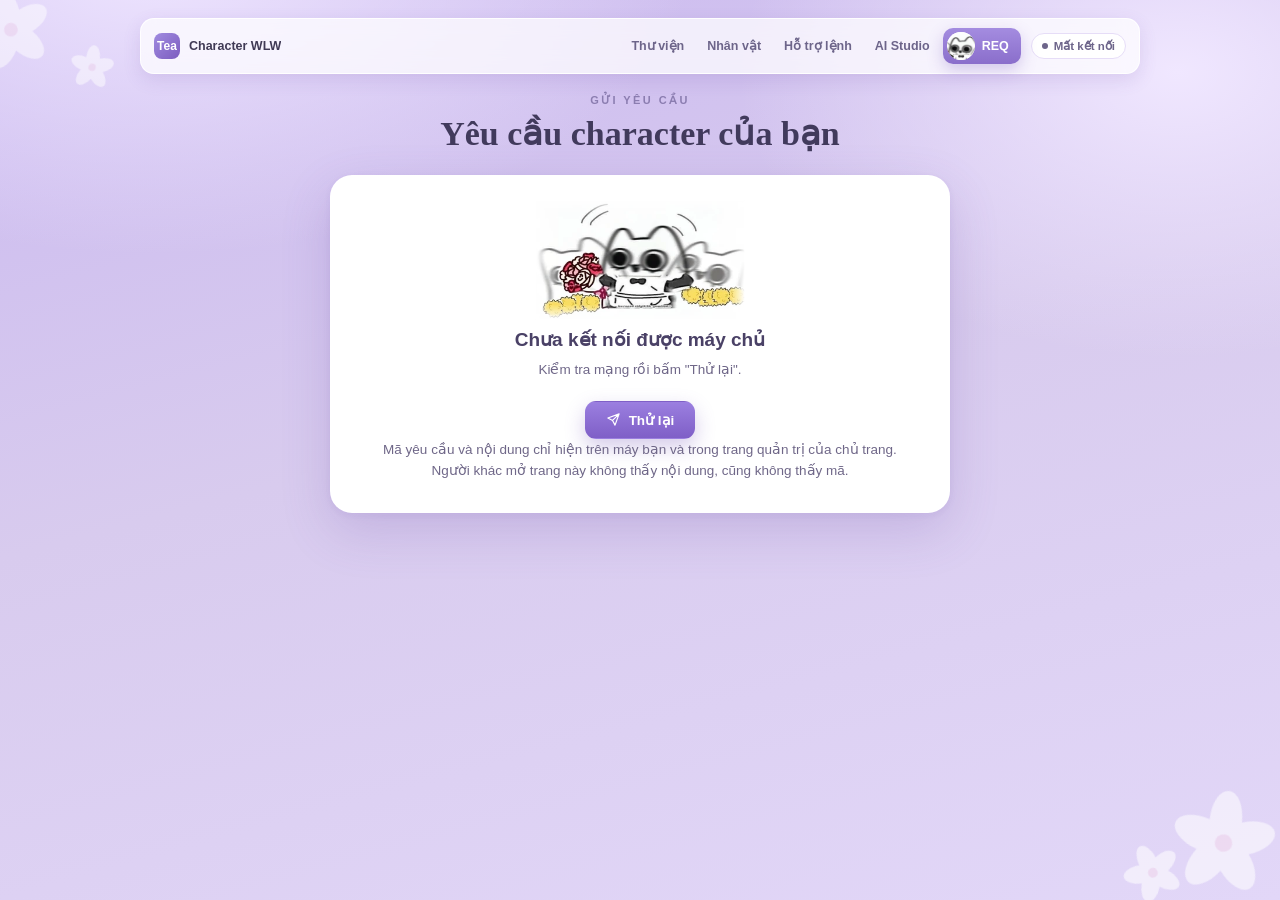
<file: req.html>
<!doctype html>
<html lang="vi">
<head>
<meta charset="utf-8" />
<meta name="viewport" content="width=device-width, initial-scale=1, viewport-fit=cover" />
<meta name="theme-color" content="#cdbdf1" />
<title>REQ — Gửi yêu cầu · Character WLW</title>
<style>
/* ============================================================
   CHARWLW · REQ
   Responsive: desktop 2 cột / mobile 1 cột (đồng bộ điện thoại & máy tính)
   ============================================================ */
:root{
  --lav-1:#cbbaf0; --lav-2:#e2d7f8; --lav-3:#f4efff;
  --purple:#7c5cbf; --purple-d:#6a4bab; --purple-l:#9d86d6;
  --ink:#403a55; --ink-2:#6d658a; --ink-3:#9b93b5;
  --line:#e6ddf7; --line-2:#efe8fb;
  --white:#fff; --ok:#4aa96c; --warn:#e8a33d; --bad:#d9607a;
  --r-lg:22px; --r-md:14px; --r-sm:10px;
  --sh:0 18px 50px rgba(104,74,166,.20), 0 2px 8px rgba(104,74,166,.08);
  --sh-sm:0 6px 18px rgba(104,74,166,.14);
  --ff:-apple-system,BlinkMacSystemFont,"Segoe UI",Roboto,"Helvetica Neue",Arial,sans-serif;
}
*{box-sizing:border-box}
html,body{margin:0;padding:0}
body{
  font-family:var(--ff); color:var(--ink); min-height:100vh;
  background:
    radial-gradient(900px 500px at 12% -5%, #efe6ff 0%, rgba(239,230,255,0) 60%),
    radial-gradient(800px 520px at 92% 8%, #f0e7ff 0%, rgba(240,231,255,0) 55%),
    linear-gradient(165deg, var(--lav-1) 0%, #d8cbee 45%, var(--lav-2) 100%);
  background-attachment:fixed;
  padding:18px 14px 56px;
  -webkit-text-size-adjust:100%;
}
.sakura{position:fixed;pointer-events:none;opacity:.55;z-index:0}
.sakura.tl{top:-26px;left:-30px;width:170px;transform:rotate(-14deg)}
.sakura.br{bottom:-40px;right:-34px;width:200px;transform:rotate(18deg)}
@media(max-width:640px){.sakura.tl{width:120px}.sakura.br{width:140px;opacity:.4}}

.stage{position:relative;z-index:1;max-width:1000px;margin:0 auto}

/* ---------- mini top bar (echo site) ---------- */
.topbar{
  display:flex;align-items:center;gap:10px;justify-content:space-between;
  background:rgba(255,255,255,.72);backdrop-filter:blur(10px);
  border:1px solid rgba(255,255,255,.9);border-radius:var(--r-md);
  padding:9px 13px;box-shadow:var(--sh-sm);margin-bottom:20px;
}
.topbar .brand{display:flex;align-items:center;gap:9px;min-width:0}
.topbar .mark{width:26px;height:26px;border-radius:8px;background:linear-gradient(135deg,#a08be0,#7c5cbf);
  display:grid;place-items:center;color:#fff;font-size:12px;font-weight:800;flex:0 0 auto}
.topbar .t{font-size:12.5px;color:var(--ink-2);white-space:nowrap;overflow:hidden;text-overflow:ellipsis}
.topbar .t b{color:var(--ink)}
.chip{display:inline-flex;align-items:center;gap:6px;font-size:11.5px;font-weight:700;white-space:nowrap;flex:0 0 auto;
  padding:5px 10px;border-radius:999px;border:1px solid var(--line);background:#fff;color:var(--ink-2);cursor:pointer}
.chip.on{background:#e8f7ee;border-color:#bfe6cf;color:#2f7b4e}
.chip.busy{background:#fdeef1;border-color:#f6ccd6;color:#b8455f}
.chip:active{transform:scale(.98)}
.chip .dot{width:6px;height:6px;border-radius:50%;background:currentColor}

/* ---------- heading ---------- */
.head{text-align:center;margin:6px 0 22px}
.head .kicker{font-size:11px;letter-spacing:.22em;text-transform:uppercase;color:#8b7db0;font-weight:700}
.head h1{font-family:Georgia,"Times New Roman",serif;font-size:clamp(22px,4.6vw,34px);margin:6px 0 4px;color:#413a5c}
.head p{margin:0;font-size:13px;color:#6f6788}

/* ---------- entry card (mockup 1) ---------- */
.entry{display:flex;flex-direction:column;align-items:center;gap:16px;margin:34px auto 0;max-width:420px}
.req-tile{
  position:relative;width:170px;height:170px;border:0;cursor:pointer;
  border-radius:34px;color:#fff;
  background:linear-gradient(150deg,#9b83dd 0%,#7c5cbf 60%,#6b4dab 100%);
  box-shadow:0 20px 40px rgba(108,76,171,.38), inset 0 1px 0 rgba(255,255,255,.35);
  display:grid;place-items:center;transition:transform .18s, box-shadow .18s;
}
.req-tile:hover{transform:translateY(-3px) scale(1.02);box-shadow:0 26px 50px rgba(108,76,171,.45)}
.req-tile:active{transform:scale(.98)}
.req-tile .badge{position:absolute;top:-6px;right:-6px;width:20px;height:20px;border-radius:50%;
  background:#f38fb0;border:3px solid #efe6ff}
.req-tile .spark{position:absolute;right:20px;bottom:22px;opacity:.85}
.tooltip{
  position:relative;background:#fff;border:1px solid #efe9fb;border-radius:14px;padding:11px 16px;
  box-shadow:var(--sh-sm);font-size:13.5px;color:#4d4666;text-align:center;max-width:260px;line-height:1.45;
}
.tooltip::before{content:"";position:absolute;top:-7px;left:50%;margin-left:-7px;width:14px;height:14px;
  background:#fff;border-left:1px solid #efe9fb;border-top:1px solid #efe9fb;transform:rotate(45deg)}
.entry .note{font-size:12px;color:#7d7498;text-align:center;line-height:1.6}
.entry .note b{color:#5f5580}

/* ---------- generic card ---------- */
.card{
  background:var(--white);border:1px solid rgba(255,255,255,.9);border-radius:var(--r-lg);
  box-shadow:var(--sh);overflow:hidden;animation:pop .26s ease-out;
}
@keyframes pop{from{opacity:0;transform:translateY(10px) scale(.99)}to{opacity:1;transform:none}}
.card-hd{
  display:flex;align-items:center;gap:10px;padding:13px 16px;color:#fff;
  background:linear-gradient(100deg,#9c8ac9 0%,#8a76bc 55%,#7f6ab3 100%);
}
.card-hd .ttl{font-size:14.5px;font-weight:700;letter-spacing:.2px;display:flex;align-items:center;gap:8px;min-width:0}
.card-hd .ttl span{white-space:nowrap;overflow:hidden;text-overflow:ellipsis}
.icon-btn{width:30px;height:30px;border-radius:9px;border:0;background:rgba(255,255,255,.16);color:#fff;
  display:grid;place-items:center;cursor:pointer;flex:0 0 auto;transition:.15s}
.icon-btn:hover{background:rgba(255,255,255,.28)}
.card-hd .right{margin-left:auto;display:flex;gap:8px;align-items:center}

/* ---------- tabs ---------- */
.tabs{display:flex;gap:8px;padding:12px 16px 0;border-bottom:1px solid var(--line-2)}
.tab{
  display:inline-flex;align-items:center;gap:7px;border:0;cursor:pointer;font:inherit;font-size:13.5px;font-weight:700;
  padding:9px 18px;border-radius:11px 11px 0 0;color:#8d84a8;background:transparent;position:relative;top:1px;
  border-bottom:2px solid transparent;transition:.15s;
}
.tab.on{color:var(--purple);background:linear-gradient(180deg,#fff,#faf7ff);border-bottom-color:var(--purple)}
.tab:not(.on):hover{color:#6f6690}

/* ---------- form grid ---------- */
.form-body{padding:16px}
.grid{display:grid;grid-template-columns:1fr 1fr;gap:14px 26px;align-items:start}
.col{display:flex;flex-direction:column;gap:14px;min-width:0}
.col.right{border-left:1px dashed #e9e0f9;padding-left:26px}
@media(max-width:860px){
  .grid{grid-template-columns:1fr}
  .col.right{border-left:0;border-top:1px dashed #e9e0f9;padding-left:0;padding-top:14px}
}
.field{display:grid;grid-template-columns:1fr;gap:6px;min-width:0}
.field .lbl{display:flex;align-items:center;gap:8px;font-size:12.5px;font-weight:700;color:#5b5376;min-height:20px}
.field .lbl .ic{width:22px;height:22px;border-radius:7px;background:#f2ecfe;color:#8a72cc;display:grid;place-items:center;flex:0 0 auto}
.field .req{color:var(--bad);font-weight:700}
.field input,.field select,.field textarea{
  width:100%;font:inherit;font-size:13.5px;color:var(--ink);background:#faf8ff;
  border:1px solid var(--line);border-radius:var(--r-sm);padding:10.5px 12px;outline:none;
  transition:border-color .15s, box-shadow .15s, background .15s;appearance:none;
}
.field textarea{resize:vertical;min-height:78px;line-height:1.5}
.field.tall textarea{min-height:150px}
.field input::placeholder,.field textarea::placeholder{color:#b0a8c8}
.field input:focus,.field select:focus,.field textarea:focus{
  border-color:#a98fe0;background:#fff;box-shadow:0 0 0 3px rgba(150,120,215,.16)}
.field.err input,.field.err select,.field.err textarea{border-color:#e9a5b6;background:#fff8fa}
.field .msg{font-size:11.5px;color:#c65a75;display:none}
.field.err .msg{display:block}
.field .dl-note{display:block;margin-top:7px;font-size:11.5px;color:#a49cbd;line-height:1.5}
.select-wrap{position:relative}
.select-wrap::after{content:"";position:absolute;right:13px;top:50%;width:7px;height:7px;margin-top:-5px;
  border-right:2px solid #9c8fbe;border-bottom:2px solid #9b8fbd;transform:rotate(45deg);pointer-events:none}
.select-wrap select{padding-right:32px}
.field select optgroup{font-weight:700;color:#8a72cc;background:#faf8ff}
.field select option{font-weight:400;color:#403a55;background:#fff;padding:6px}

/* ---------- footer ---------- */
.form-ft{display:flex;gap:10px;justify-content:flex-end;align-items:center;
  padding:14px 16px;border-top:1px solid var(--line-2);background:linear-gradient(180deg,#fff,#fbf9ff)}
.btn{display:inline-flex;align-items:center;justify-content:center;gap:8px;font:inherit;font-size:13.5px;
  font-weight:700;padding:10px 20px;border-radius:11px;cursor:pointer;border:1px solid transparent;transition:.15s;white-space:nowrap}
.btn.primary{background:linear-gradient(180deg,#9b7fe0,#7f5fc7);color:#fff;box-shadow:0 8px 20px rgba(124,92,191,.32)}
.btn.primary:hover{filter:brightness(1.05)}
.btn.primary:active{transform:translateY(1px)}
.btn.ghost{background:#fff;border-color:var(--line);color:#6b6488}
.btn.ghost:hover{border-color:#d3c6ef;color:#4f4770}
.btn.soft{background:#f3edfd;color:#6a4bab;border-color:#e8dffa}
.btn.soft:hover{background:#ece2fb}
.btn.ok{background:linear-gradient(180deg,#5cb87e,#3f9b62);color:#fff;box-shadow:0 8px 20px rgba(63,155,98,.3)}
.btn.danger{background:#fdeef1;color:#b8455f;border-color:#f6ccd6}
.btn[disabled]{opacity:.55;cursor:not-allowed;filter:none}
.form-ft .hint{font-size:11.5px;color:#a49cbd;margin-right:auto}
@media(max-width:560px){
  .form-ft{flex-wrap:wrap-reverse;position:sticky;bottom:0;z-index:4}
  .form-ft .btn{flex:1 1 auto;padding:12px 16px}
  .form-ft .hint{flex:1 0 100%;order:3;text-align:center;margin:2px 0 0}
}

/* ---------- centered single cards (mockup 2 & 3) ---------- */
.narrow{max-width:620px;margin:22px auto 0}
.center-body{padding:24px 20px;text-align:center}
.center-body h2{margin:6px 0 8px;font-size:19px;color:#4a4166}
.center-body p{margin:0 0 6px;font-size:13.5px;color:#6f6788;line-height:1.6}
.center-body .art{width:min(300px,72%);margin:0 auto 8px;display:block}
.center-body .btn{margin-top:14px}
.sent-row{display:flex;align-items:center;gap:14px;text-align:left;padding:14px;border:1px solid #e6f3ea;
  background:linear-gradient(180deg,#f4fcf7,#f0faf4);border-radius:14px;margin-bottom:16px}
@media(max-width:520px){.sent-row{flex-direction:column;text-align:center}}
.sent-row .ck{width:44px;height:44px;border-radius:50%;background:#e2f6ea;color:#3f9b62;display:grid;place-items:center;flex:0 0 auto}
.sent-row .txt{min-width:0}
.sent-row .txt b{display:block;font-size:14.5px;color:#347a52}
.sent-row .txt small{font-size:12.5px;color:#6f8a79;line-height:1.5;display:block;margin-top:2px}
.sent-row .act{margin-left:auto}
@media(max-width:520px){.sent-row .act{margin:6px auto 0}}
.list-hd{display:flex;align-items:center;gap:8px;font-size:13px;font-weight:700;color:#5b5376;margin:0 0 10px;padding:0 2px}
.list{border:1px solid var(--line);border-radius:14px;overflow:hidden;background:#fdfcff}
.list .empty{display:flex;flex-direction:column;align-items:center;gap:2px;padding:18px 12px 16px;color:#a49cbd;font-size:13px}
.list .empty img{width:140px;margin-bottom:2px}
.row{display:flex;gap:10px;align-items:flex-start;padding:12px 14px;border-bottom:1px solid var(--line-2);text-align:left}
.row:last-child{border-bottom:0}
.row .st{width:8px;height:8px;border-radius:50%;margin-top:6px;flex:0 0 auto}
.row .st.wait{background:var(--warn)} .row .st.done{background:var(--ok)} .row .st.lock{background:var(--purple)}
.row .b{min-width:0;flex:1}
.row .b b{font-size:13.5px;color:#4a4166;display:block}
.row .b small{font-size:11.5px;color:#9b93b5;display:block;margin-top:2px}
.row .tag{font-size:10.5px;font-weight:800;padding:3px 8px;border-radius:999px;white-space:nowrap;align-self:center}
.tag.wait{background:#fdf1de;color:#a8731f}.tag.done{background:#e8f7ee;color:#2f7b4e}.tag.lock{background:#f0e9fd;color:#6a4bab}

/* ---------- locked view ---------- */
.locked-body{padding:22px 20px}
.lockbox{border:1px solid #f2d9e0;background:linear-gradient(180deg,#fff6f8,#fff);border-radius:14px;padding:16px;margin-bottom:14px}
.lockbox h3{margin:0 0 6px;font-size:15px;color:#a8415a;display:flex;align-items:center;gap:8px}
.lockbox p{margin:0;font-size:13px;color:#8c6b74;line-height:1.6}
.lockbox code{background:#fff;border:1px solid #f2d9e0;border-radius:6px;padding:1px 6px;font-size:12px;color:#a8415a}
.timer{font-variant-numeric:tabular-nums;font-weight:800;color:#c1556f}
.wl{display:flex;gap:8px;margin-top:12px;flex-wrap:wrap}
.wl input{flex:1 1 150px;min-width:0;font:inherit;font-size:13.5px;padding:10px 12px;border:1px solid var(--line);border-radius:10px;background:#fff;outline:none}
.wl input:focus{border-color:#a98fe0;box-shadow:0 0 0 3px rgba(150,120,215,.16)}

/* ---------- admin sheet ---------- */
.sheet{position:fixed;inset:0;z-index:50;display:none}
.sheet.on{display:block}
.sheet .scrim{position:absolute;inset:0;background:rgba(50,40,80,.42);backdrop-filter:blur(2px);animation:fade .2s}
@keyframes fade{from{opacity:0}to{opacity:1}}
.sheet .panel{position:absolute;right:0;top:0;bottom:0;width:min(440px,100%);background:#fff;
  box-shadow:-20px 0 60px rgba(60,40,100,.3);display:flex;flex-direction:column;animation:slide .24s ease-out}
@keyframes slide{from{transform:translateX(30px);opacity:.6}to{transform:none;opacity:1}}
.sheet .hd{padding:14px 16px;background:linear-gradient(100deg,#9c8ac9,#7f6ab3);color:#fff;display:flex;align-items:center;gap:10px}
.sheet .hd b{font-size:14.5px}.sheet .hd .x{margin-left:auto;background:rgba(255,255,255,.16);border:0;color:#fff;width:30px;height:30px;border-radius:9px;cursor:pointer}
.sheet .bd{padding:14px 16px;overflow:auto;flex:1;font-size:13px;color:#5b5376}
.sheet .bd h4{margin:16px 0 8px;font-size:12px;letter-spacing:.08em;text-transform:uppercase;color:#9b93b5}
.kv{display:grid;grid-template-columns:118px 1fr;gap:6px 12px;font-size:13px;margin:0}
.kv dt{color:#9b93b5;font-size:12px}.kv dd{margin:0;color:#4a4166;word-break:break-word;white-space:pre-wrap}
.sheet .ft{padding:12px 16px;border-top:1px solid var(--line-2);display:flex;gap:8px;flex-wrap:wrap}
.sheet .ft .btn{flex:1 1 auto}
.note{border:1px dashed #dfd4f6;background:#faf7ff;border-radius:12px;padding:12px 14px;font-size:12.5px;color:#6c6488;line-height:1.6;margin-top:14px}
.note b{color:#4a4166}


/* ---------- mục lục (nav) ---------- */
.nav{display:flex;align-items:center;gap:3px;flex-wrap:wrap;margin-left:auto;justify-content:flex-end}
.navitem{display:inline-flex;align-items:center;gap:7px;font:inherit;font-size:12.5px;font-weight:650;
  color:#6d658a;text-decoration:none;background:transparent;border:0;padding:7px 10px;border-radius:10px;
  cursor:pointer;transition:.15s;line-height:1}
.navitem:hover{background:#f3edfd;color:#5b4f86}
.navitem.req{position:relative;padding:4px 12px 4px 4px;color:#fff;
  background:linear-gradient(180deg,#a48ce0,#8a6ecb);box-shadow:0 6px 16px rgba(124,92,191,.30)}
.navitem.req:hover{filter:brightness(1.06);color:#fff;background:linear-gradient(180deg,#a48ce0,#8a6ecb)}
.navitem.req .cat{width:28px;height:28px;border-radius:50%;overflow:hidden;background:#fff;
  display:grid;place-items:center;flex:0 0 auto}
.navitem.req .cat img{width:100%;height:100%;object-fit:cover;object-position:center 42%}
.navitem.req .badge{position:absolute;top:-7px;right:-7px;min-width:21px;height:21px;padding:0 6px;
  border-radius:999px;background:#f38fb0;color:#fff;font-size:10.5px;font-weight:800;letter-spacing:.02em;
  display:grid;place-items:center;border:2px solid #fff;font-variant-numeric:tabular-nums;
  box-shadow:0 2px 6px rgba(200,80,120,.35)}
.navitem.req .badge[hidden]{display:none}
@media(max-width:820px){.navitem.soon{display:none}}
@media(max-width:380px){.navitem.req .ntxt{display:none}.navitem.req{padding:4px}}

/* ---------- vé / mã yêu cầu (chỉ người gửi thấy) ---------- */
.ticket{display:inline-flex;align-items:center;gap:10px;margin:2px auto 4px;padding:9px 14px;
  border:1px dashed #cdb9f0;background:linear-gradient(180deg,#faf7ff,#f5efff);border-radius:12px;flex-wrap:wrap;justify-content:center}
.ticket[hidden]{display:none}
.ticket .tlabel{font-size:11.5px;color:#8b7db0;font-weight:650}
.ticket .tnum{font-size:19px;font-weight:800;color:#6a4bab;font-variant-numeric:tabular-nums;letter-spacing:.06em}
.ticket .tstate{font-size:11px;font-weight:800;padding:3px 9px;border-radius:999px;background:#f0e9fd;color:#6a4bab}
.ticket .tstate.done{background:#e8f7ee;color:#2f7b4e}
.ticket .tstate.off{background:#f1eef8;color:#8b84a6}
.tiny{font-size:11.5px;color:#a49cbd;margin:10px 0 0;line-height:1.6}
.center-body .art.cat{width:min(210px,58%)}
.locked-body .art.sm{display:block;width:150px;margin:0 auto 8px}


/* ---------- slot theo tháng ---------- */
.nextopen{margin:12px auto 0;display:inline-flex;align-items:center;gap:8px;flex-wrap:wrap;justify-content:center;
  font-size:12.5px;color:#6f6788;background:#f7f3ff;border:1px solid #e8def9;border-radius:11px;padding:8px 14px}
.nextopen[hidden]{display:none}
.nextopen b{color:#5b4f86}
.cd{font-variant-numeric:tabular-nums;font-weight:800;color:#7c5cbf;letter-spacing:.02em}
.slotbar{display:flex;gap:8px;flex-wrap:wrap;margin:0 0 12px}
.slot{font-size:11.5px;font-weight:800;padding:5px 11px;border-radius:999px;background:#eef8f2;color:#2f7b4e;border:1px solid #cfeadd}
.slot.used{background:#fdeef1;color:#b8455f;border-color:#f6ccd6}
.slot.extra{background:#f0e9fd;color:#6a4bab;border-color:#e2d6f8}
/* ---------- toast ---------- */
.toast{position:fixed;left:50%;bottom:22px;transform:translate(-50%,16px);z-index:80;
  background:#3f3559;color:#fff;font-size:13.5px;font-weight:600;padding:11px 18px;border-radius:12px;
  box-shadow:0 14px 34px rgba(40,25,70,.35);opacity:0;pointer-events:none;transition:.22s;max-width:88vw;text-align:center}
.toast.on{opacity:1;transform:translate(-50%,0)}
.toast.err{background:#a83e56}
.toast.ok{background:#3f8f61}

/* ---------- view switching ---------- */
.view{display:none}
.view.on{display:block}
.sr{position:absolute;width:1px;height:1px;overflow:hidden;clip:rect(0 0 0 0)}
</style>
</head>
<body>

<!-- sakura decorations (inline SVG, no external assets) -->
<svg class="sakura tl" viewBox="0 0 200 200" fill="none" aria-hidden="true">
  <g opacity=".9">
    <g transform="translate(58,54) scale(1.15)" fill="#fff">
      <ellipse rx="13" ry="24" transform="rotate(0) translate(0,-18)"/>
      <ellipse rx="13" ry="24" transform="rotate(72) translate(0,-18)"/>
      <ellipse rx="13" ry="24" transform="rotate(144) translate(0,-18)"/>
      <ellipse rx="13" ry="24" transform="rotate(216) translate(0,-18)"/>
      <ellipse rx="13" ry="24" transform="rotate(288) translate(0,-18)"/>
      <circle r="7" fill="#f6dced"/>
    </g>
    <g transform="translate(140,120) scale(.62) rotate(20)" fill="#fff">
      <ellipse rx="13" ry="24" transform="rotate(0) translate(0,-18)"/>
      <ellipse rx="13" ry="24" transform="rotate(72) translate(0,-18)"/>
      <ellipse rx="13" ry="24" transform="rotate(144) translate(0,-18)"/>
      <ellipse rx="13" ry="24" transform="rotate(216) translate(0,-18)"/>
      <ellipse rx="13" ry="24" transform="rotate(288) translate(0,-18)"/>
      <circle r="7" fill="#f6dced"/>
    </g>
  </g>
</svg>
<svg class="sakura br" viewBox="0 0 200 200" fill="none" aria-hidden="true">
  <g transform="translate(110,100) scale(1.25) rotate(-12)" fill="#fff">
    <ellipse rx="13" ry="24" transform="rotate(0) translate(0,-18)"/>
    <ellipse rx="13" ry="24" transform="rotate(72) translate(0,-18)"/>
    <ellipse rx="13" ry="24" transform="rotate(144) translate(0,-18)"/>
    <ellipse rx="13" ry="24" transform="rotate(216) translate(0,-18)"/>
    <ellipse rx="13" ry="24" transform="rotate(288) translate(0,-18)"/>
    <circle r="7" fill="#f6dced"/>
  </g>
  <g transform="translate(52,150) scale(.7) rotate(28)" fill="#fff">
    <ellipse rx="13" ry="24" transform="rotate(0) translate(0,-18)"/>
    <ellipse rx="13" ry="24" transform="rotate(72) translate(0,-18)"/>
    <ellipse rx="13" ry="24" transform="rotate(144) translate(0,-18)"/>
    <ellipse rx="13" ry="24" transform="rotate(216) translate(0,-18)"/>
    <ellipse rx="13" ry="24" transform="rotate(288) translate(0,-18)"/>
    <circle r="7" fill="#f6dced"/>
  </g>
</svg>

<div class="stage">

  <div class="topbar">
    <div class="brand">
      <div class="mark">Tea</div>
      <div class="t"><b>Character WLW</b></div>
    </div>
    <nav class="nav" aria-label="Mục lục">
      <a class="navitem soon" href="thu-vien.html">Thư viện</a>
      <a class="navitem soon" href="index.html">Nhân vật</a>
      <a class="navitem soon" href="commands.html">Hỗ trợ lệnh</a>
      <a class="navitem soon" href="https://aistudio.google.com/" target="_blank" rel="noopener">AI Studio</a>
      <button class="navitem req" id="navReq" title="Gửi yêu cầu character">
        <span class="cat"><img data-img="icon" alt="" /></span>
        <span class="ntxt">REQ</span>
        <span class="badge" id="navBadge" hidden>001</span>
      </button>
    </nav>
    <button class="chip" id="lockChip"><span class="dot"></span><span id="lockChipTxt">Đang mở</span></button>
  </div>

  <!-- ============ VIEW: entry (mockup 1) ============ -->
  <section class="view on" id="v-entry">
    <div class="head">
      <div class="kicker">Gửi yêu cầu</div>
      <h1 id="entryTitle">Yêu cầu character của bạn</h1>
      <p id="entrySub">Điền form một lần — mình nhận đủ thông tin và làm luôn, không hỏi lại.</p>
    </div>

    <div class="card narrow">
      <div class="center-body">
        <img class="art cat" data-img="art" alt="" />
        <h2 id="cardTitle">Chưa có yêu cầu nào</h2>
        <p id="cardDesc">Bấm <b>REQ</b> trên mục lục để gửi yêu cầu đầu tiên.</p>

        <div class="ticket" id="myTicket" hidden>
          <span class="tlabel">Mã yêu cầu</span>
          <span class="tnum" id="myCodeNum">001</span>
          <span class="tstate" id="myState">Đang xử lý</span>
        </div>

        <div class="nextopen" id="nextOpenRow" hidden>
          Slot tháng sau mở <b id="nextOpenDate">01/12</b> · còn <span class="cd" data-countdown>--</span>
        </div>

        <div>
          <button class="btn primary" id="openReq">
            <svg width="15" height="15" viewBox="0 0 24 24" fill="none" stroke="currentColor" stroke-width="1.9" stroke-linejoin="round"><path d="M21 3 10.5 13.5M21 3l-6.6 18-3.9-7.5L3 9.6 21 3Z"/></svg>
            <span id="openReqLbl">Gửi yêu cầu</span>
          </button>
        </div>

        <p class="tiny" id="privacyNote">
          Mã yêu cầu và nội dung chỉ hiện trên máy bạn và trong trang quản trị của chủ trang.<br>
          Người khác mở trang này không thấy nội dung, cũng không thấy mã.
        </p>
      </div>
    </div>
  </section>

  <!-- ============ VIEW: form (mockup 1 - modal) ============ -->
  <section class="view" id="v-form">
    <div class="card">
      <div class="card-hd">
        <div class="ttl">
          <svg width="18" height="18" viewBox="0 0 24 24" fill="none" stroke="#fff" stroke-width="1.8" stroke-linecap="round" stroke-linejoin="round">
            <path d="M8 3.5h8a2 2 0 0 1 2 2v13a2 2 0 0 1-2 2H8a2 2 0 0 1-2-2v-13a2 2 0 0 1 2-2Z"/><path d="M9.5 8h5M9.5 11.5h5M9.5 15h3"/>
          </svg>
          <span>REQ — Gửi yêu cầu mới</span>
        </div>
        <div class="right">
          <button class="icon-btn" id="closeForm" title="Đóng" aria-label="Đóng">
            <svg width="16" height="16" viewBox="0 0 24 24" stroke="#fff" stroke-width="2.2" stroke-linecap="round"><path d="M6 6l12 12M18 6L6 18"/></svg>
          </button>
        </div>
      </div>

      <div class="tabs" role="tablist">
        <button class="tab on" id="tabDetail" role="tab" aria-selected="true">
          <svg width="15" height="15" viewBox="0 0 24 24" fill="currentColor"><path d="M12 2.6l2.6 6.2 6.7.5-5.1 4.4 1.6 6.6L12 16.8 6.2 20.3l1.6-6.6L2.7 9.3l6.7-.5z"/></svg>
          Chi tiết
        </button>
        <button class="tab" id="tabGeneral" role="tab" aria-selected="false">
          <svg width="15" height="15" viewBox="0 0 24 24" fill="none" stroke="currentColor" stroke-width="2.2" stroke-linecap="round"><path d="M4 7h16M4 12h16M4 17h10"/></svg>
          Chung chung
        </button>
      </div>

      <form id="reqForm" novalidate>
        <!-- ---------- TAB CHI TIẾT ---------- -->
        <div class="form-body" id="paneDetail">
          <div class="grid">
            <div class="col">
              <div class="field" data-k="email">
                <label class="lbl" for="f-email">
                  <span class="ic"><svg width="13" height="13" viewBox="0 0 24 24" fill="none" stroke="currentColor" stroke-width="2" stroke-linecap="round" stroke-linejoin="round"><rect x="3" y="5.5" width="18" height="13" rx="2.4"/><path d="M3.6 7l8.4 6 8.4-6"/></svg></span>
                  Email nhận mã yêu cầu <span class="req">*</span>
                </label>
                <input id="f-email" name="email" type="email" inputmode="email" placeholder="ban@email.com" autocomplete="email" />
                <span class="msg">Email chưa đúng — chủ trang sẽ liên hệ bạn qua email này.</span>
              </div>

              <div class="field" data-k="char">
                <label class="lbl" for="f-char">
                  <span class="ic"><svg width="13" height="13" viewBox="0 0 24 24" fill="none" stroke="currentColor" stroke-width="2" stroke-linecap="round"><circle cx="12" cy="8" r="3.4"/><path d="M5 20c0-3.6 3.1-6 7-6s7 2.4 7 6"/></svg></span>
                  Thông tin Char <span class="req">*</span>
                </label>
                <input id="f-char" name="char" placeholder="Nhập tên, mô tả nhân vật chính..." autocomplete="off" />
                <span class="msg">Cần điền tên hoặc mô tả char.</span>
              </div>

              <div class="field" data-k="context">
                <label class="lbl" for="f-context">
                  <span class="ic"><svg width="13" height="13" viewBox="0 0 24 24" fill="none" stroke="currentColor" stroke-width="2" stroke-linecap="round" stroke-linejoin="round"><path d="M4 5.5A1.5 1.5 0 0 1 5.5 4H11v16H5.5A1.5 1.5 0 0 1 4 18.5Z"/><path d="M20 5.5A1.5 1.5 0 0 0 18.5 4H13v16h5.5A1.5 1.5 0 0 0 20 18.5Z"/></svg></span>
                  Bối cảnh cốt truyện
                </label>
                <input id="f-context" name="context" placeholder="Nhập bối cảnh, thế giới..." autocomplete="off" />
              </div>

              <div class="field" data-k="genre">
                <label class="lbl" for="f-genre">
                  <span class="ic"><svg width="13" height="13" viewBox="0 0 24 24" fill="none" stroke="currentColor" stroke-width="2" stroke-linecap="round" stroke-linejoin="round"><path d="M4 5.5A2 2 0 0 1 6 3.5h4.2l9 9a2 2 0 0 1 0 2.8l-3.9 3.9a2 2 0 0 1-2.8 0l-9-9Z"/><circle cx="8.4" cy="7.9" r="1.2" fill="currentColor" stroke="none"/></svg></span>
                  Thể loại <span style="font-weight:600;color:#a49cbd">· WLW (Nữ × Nữ)</span> <span class="req">*</span>
                </label>
                <div class="select-wrap">
                  <select id="f-genre" name="genre">
                    <option value="">Chọn thể loại (WLW)...</option>
                    <optgroup label="Bối cảnh">
                      <option>Hiện đại</option>
                      <option>Học đường</option>
                      <option>Đô thị</option>
                      <option>Cổ trang</option>
                      <option>Cung đấu</option>
                      <option>Tiên hiệp / Tu tiên</option>
                      <option>Huyền huyễn</option>
                      <option>Dị giới (Isekai)</option>
                    </optgroup>
                    <optgroup label="Sắc thái">
                      <option>Ngọt sủng</option>
                      <option>Ngược · BE</option>
                      <option>Hài hước</option>
                      <option>Yandere</option>
                      <option>Kinh dị</option>
                      <option>Trinh thám</option>
                      <option>Hiền dai</option>
                    </optgroup>
                    <optgroup label="Đặc thù">
                      <option>ABO</option>
                      <option>Hệ thống</option>
                      <option>Huyết tộc</option>
                      <option>Nữ tôn</option>
                      <option>Xuyên không / Trọng sinh</option>
                    </optgroup>
                    <optgroup label="Khác">
                      <option>Khác</option>
                    </optgroup>
                  </select>
                </div>
                <span class="msg">Chọn một thể loại.</span>
              </div>

              <div class="field" data-k="user">
                <label class="lbl" for="f-user">
                  <span class="ic"><svg width="13" height="13" viewBox="0 0 24 24" fill="none" stroke="currentColor" stroke-width="2" stroke-linecap="round"><circle cx="12" cy="8" r="3.2"/><path d="M4.5 20c.6-3.4 3.6-5.5 7.5-5.5s6.9 2.1 7.5 5.5"/></svg></span>
                  User
                </label>
                <input id="f-user" name="user" placeholder="Nhập vai trò / đặc điểm của bạn..." autocomplete="off" />
              </div>

              <div class="field" data-k="npc">
                <label class="lbl" for="f-npc">
                  <span class="ic"><svg width="13" height="13" viewBox="0 0 24 24" fill="none" stroke="currentColor" stroke-width="2" stroke-linecap="round"><circle cx="9" cy="9" r="3"/><path d="M2.8 19c.5-3 2.9-4.8 6.2-4.8s5.7 1.8 6.2 4.8"/><circle cx="17" cy="9.5" r="2.4"/><path d="M15.6 14.4c2.7.2 4.6 1.8 5 4.4"/></svg></span>
                  NPC mong muốn
                </label>
                <input id="f-npc" name="npc" placeholder="Nhập tên hoặc mô tả NPC..." autocomplete="off" />
              </div>

              <div class="field" data-k="opening">
                <label class="lbl" for="f-opening">
                  <span class="ic"><svg width="13" height="13" viewBox="0 0 24 24" fill="currentColor"><path d="M8 5.5v13l11-6.5z"/></svg></span>
                  Cảnh mở đầu
                </label>
                <input id="f-opening" name="opening" placeholder="Nhập tình huống mở đầu..." autocomplete="off" />
              </div>
            </div>

            <div class="col right">
              <div class="field" data-k="rel">
                <label class="lbl" for="f-rel">
                  <span class="ic"><svg width="13" height="13" viewBox="0 0 24 24" fill="currentColor"><path d="M12 20s-7.3-4.6-7.3-9.2A4.2 4.2 0 0 1 12 8a4.2 4.2 0 0 1 7.3 2.8C19.3 15.4 12 20 12 20Z"/></svg></span>
                  Mối quan hệ Giữa Char – User
                </label>
                <textarea id="f-rel" name="rel" placeholder="Nhập mối quan hệ..."></textarea>
              </div>

              <div class="field" data-k="story">
                <label class="lbl" for="f-story">
                  <span class="ic"><svg width="13" height="13" viewBox="0 0 24 24" fill="currentColor"><path d="M12 2.6l2.6 6.2 6.7.5-5.1 4.4 1.6 6.6L12 16.8 6.2 20.3l1.6-6.6L2.7 9.3l6.7-.5z"/></svg></span>
                  Story mong muốn
                </label>
                <textarea id="f-story" name="story" placeholder="Nhập diễn biến, kết thúc mong muốn..."></textarea>
              </div>

              <div class="field tall" data-k="extra">
                <label class="lbl" for="f-extra">
                  <span class="ic"><svg width="13" height="13" viewBox="0 0 24 24" fill="none" stroke="currentColor" stroke-width="2.4" stroke-linecap="round"><path d="M12 5v14M5 12h14"/></svg></span>
                  Yêu cầu thêm
                </label>
                <textarea id="f-extra" name="extra" placeholder="Nhập yêu cầu khác (nếu có)..."></textarea>
              </div>
            </div>
          </div>
        </div>

        <!-- ---------- TAB CHUNG CHUNG ---------- -->
        <div class="form-body" id="paneGeneral" style="display:none">
          <div class="grid">
            <div class="col">
              <div class="field" data-k="g-title">
                <label class="lbl" for="g-title">
                  <span class="ic"><svg width="13" height="13" viewBox="0 0 24 24" fill="none" stroke="currentColor" stroke-width="2" stroke-linecap="round"><path d="M4 7h16M4 12h11M4 17h7"/></svg></span>
                  Tiêu đề yêu cầu <span class="req">*</span>
                </label>
                <input id="g-title" name="gTitle" placeholder="VD: Cần char nam phản diện cho truyện ABO..." autocomplete="off" />
                <span class="msg">Cần có tiêu đề ngắn gọn.</span>
              </div>
              <div class="field" data-k="g-priority">
                <label class="lbl" for="g-priority">
                  <span class="ic"><svg width="13" height="13" viewBox="0 0 24 24" fill="none" stroke="currentColor" stroke-width="2" stroke-linecap="round"><path d="M12 4v9M12 17h.01"/><path d="M4.5 12a7.5 7.5 0 1 0 15 0 7.5 7.5 0 0 0-15 0"/></svg></span>
                  Mức ưu tiên
                </label>
                <div class="select-wrap">
                  <select id="g-priority" name="gPriority">
                    <option value="Bình thường">Bình thường</option><option value="Gấp">Gấp</option><option value="Rất gấp">Rất gấp</option><option value="Không cần">Không cần</option>
                  </select>
                </div>
              </div>
              <div class="field" data-k="g-deadline">
                <label class="lbl" for="g-deadline">
                  <span class="ic"><svg width="13" height="13" viewBox="0 0 24 24" fill="none" stroke="currentColor" stroke-width="2" stroke-linecap="round"><rect x="4" y="5.5" width="16" height="14" rx="2"/><path d="M4 10h16M8.5 3.5v4M15.5 3.5v4"/></svg></span>
                  Hạn mong muốn
                </label>
                <input id="g-deadline" name="gDeadline" type="date" />
                <span class="dl-note" id="g-dl-note">⚙️ thường 1 char cần ít nhất 3 ngày</span>
              </div>
            </div>
            <div class="col right">
              <div class="field" data-k="g-desc">
                <label class="lbl" for="g-desc">
                  <span class="ic"><svg width="13" height="13" viewBox="0 0 24 24" fill="none" stroke="currentColor" stroke-width="2" stroke-linecap="round" stroke-linejoin="round"><path d="M4 6.5h16M4 12h16M4 17.5h10"/></svg></span>
                  Mô tả chung <span class="req">*</span>
                </label>
                <textarea id="g-desc" name="gDesc" placeholder="Không cần theo char cụ thể — cứ mô tả điều bạn muốn..." style="min-height:120px"></textarea>
                <span class="msg">Mô tả vài dòng để mình hiểu ý bạn.</span>
              </div>
              <div class="field tall" data-k="g-note">
                <label class="lbl" for="g-note">
                  <span class="ic"><svg width="13" height="13" viewBox="0 0 24 24" fill="none" stroke="currentColor" stroke-width="2.4" stroke-linecap="round"><path d="M12 5v14M5 12h14"/></svg></span>
                  Ghi chú thêm
                </label>
                <textarea id="g-note" name="gNote" placeholder="Thông tin liên hệ, link tham khảo..."></textarea>
              </div>
            </div>
          </div>
        </div>

        <div class="form-ft">
          <span class="hint">Đang gửi ở tab: <b id="ftTab">Chi tiết</b></span>
          <button type="button" class="btn ghost" id="btnCancel">Huỷ</button>
          <button type="submit" class="btn primary" id="btnSend">
            <svg width="15" height="15" viewBox="0 0 24 24" fill="none" stroke="currentColor" stroke-width="1.9" stroke-linejoin="round"><path d="M21 3 10.5 13.5M21 3l-6.6 18-3.9-7.5L3 9.6 21 3Z"/></svg>
            Gửi yêu cầu
          </button>
        </div>
      </form>
    </div>
  </section>

  <!-- ============ VIEW: chưa xong (mockup 2) ============ -->
  <section class="view" id="v-incomplete">
    <div class="card narrow">
      <div class="card-hd">
        <div class="ttl">
          <svg width="18" height="18" viewBox="0 0 24 24" fill="none" stroke="#fff" stroke-width="1.8" stroke-linecap="round" stroke-linejoin="round"><path d="M8 3.5h8a2 2 0 0 1 2 2v13a2 2 0 0 1-2 2H8a2 2 0 0 1-2-2v-13a2 2 0 0 1 2-2Z"/><path d="M9.5 8h5M9.5 11.5h5M9.5 15h3"/></svg>
          <span>REQ — Yêu cầu của bạn</span>
        </div>
        <div class="right">
          <button class="icon-btn" data-close-all title="Đóng" aria-label="Đóng">
            <svg width="16" height="16" viewBox="0 0 24 24" stroke="#fff" stroke-width="2.2" stroke-linecap="round"><path d="M6 6l12 12M18 6L6 18"/></svg>
          </button>
        </div>
      </div>
      <div class="center-body">
        <img class="art cat" data-img="art" alt="" />
        <h2>Chưa xong!</h2>
        <p>Bạn vẫn cần hoàn thiện yêu cầu này.</p>
        <p>Vui lòng quay lại và nhấn <b>“Đã xong”</b> khi đã điền đầy đủ nhé!</p>
        <button class="btn soft" id="btnBackForm">
          <svg width="15" height="15" viewBox="0 0 24 24" fill="none" stroke="currentColor" stroke-width="2" stroke-linecap="round" stroke-linejoin="round"><path d="M10 6l-6 6 6 6"/><path d="M4 12h16"/></svg>
          Quay lại
        </button>
      </div>
    </div>
  </section>

  <!-- ============ VIEW: đã gửi (mockup 3) ============ -->
  <section class="view" id="v-sent">
    <div class="card narrow">
      <div class="card-hd">
        <div class="ttl">
          <svg width="18" height="18" viewBox="0 0 24 24" fill="none" stroke="#fff" stroke-width="1.8" stroke-linecap="round" stroke-linejoin="round"><path d="M8 3.5h8a2 2 0 0 1 2 2v13a2 2 0 0 1-2 2H8a2 2 0 0 1-2-2v-13a2 2 0 0 1 2-2Z"/><path d="M9.5 8h5M9.5 11.5h5M9.5 15h3"/></svg>
          <span>REQ</span>
        </div>
        <div class="right">
          <button class="icon-btn" data-close-all title="Đóng" aria-label="Đóng">
            <svg width="16" height="16" viewBox="0 0 24 24" stroke="#fff" stroke-width="2.2" stroke-linecap="round"><path d="M6 6l12 12M18 6L6 18"/></svg>
          </button>
        </div>
      </div>
      <div class="form-body">
        <div class="sent-row">
          <div class="ck">
            <svg width="22" height="22" viewBox="0 0 24 24" fill="none" stroke="currentColor" stroke-width="2.4" stroke-linecap="round" stroke-linejoin="round"><path d="M5 12.5l4.5 4.5L19 7.5"/></svg>
          </div>
          <div class="txt">
            <b>Yêu cầu đã được gửi!</b>
            <small>Mã <span id="sentCode">REQ-001</span> · email liên hệ <b id="sentEmail">email của bạn</b></small>
            <small id="sentNotify" style="margin-top:4px">Giữ mã vé này để trao đổi với chủ trang.</small>
          </div>
          <div class="act">
            <button class="btn soft" id="btnEditSent">
              <svg width="14" height="14" viewBox="0 0 24 24" fill="none" stroke="currentColor" stroke-width="2" stroke-linecap="round" stroke-linejoin="round"><path d="M4 20h4l10-10-4-4L4 16Z"/><path d="M13.5 5.5l4 4"/></svg>
              Đã xong
            </button>
          </div>
        </div>

        <div class="list-hd">
          <svg width="16" height="16" viewBox="0 0 24 24" fill="none" stroke="currentColor" stroke-width="2.2" stroke-linecap="round"><path d="M4 7h16M4 12h16M4 17h10"/></svg>
          Danh sách yêu cầu
        </div>
        <div class="list" id="reqList"></div>

        <div class="note">
          <b id="sentQuotaNote">Mỗi tháng nhận tối đa <span id="sentQuota2">1</span> yêu cầu.</b> Tháng này slot đã thuộc về <span id="sentOwner">bạn</span> (mỗi người 1 vé/tháng) —
          slot tiếp theo mở <b id="sentNext">01/12</b> lúc 00:00.
        </div>
      </div>
    </div>
  </section>

  <!-- ============ VIEW: đang khoá (người khác giữ chỗ) ============ -->
  <section class="view" id="v-locked">
    <div class="card narrow">
      <div class="card-hd">
        <div class="ttl"><span>REQ — Tạm đóng nhận yêu cầu</span></div>
        <div class="right">
          <button class="icon-btn" data-close-all title="Đóng" aria-label="Đóng">
            <svg width="16" height="16" viewBox="0 0 24 24" stroke="#fff" stroke-width="2.2" stroke-linecap="round"><path d="M6 6l12 12M18 6L6 18"/></svg>
          </button>
        </div>
      </div>
      <div class="locked-body">
        <img class="art sm" data-img="art" alt="" />
        <div class="lockbox">
          <h3>
            <svg width="16" height="16" viewBox="0 0 24 24" fill="none" stroke="currentColor" stroke-width="2" stroke-linecap="round"><rect x="5" y="10.5" width="14" height="9.5" rx="2.2"/><path d="M8.2 10.5V8a3.8 3.8 0 0 1 7.6 0v2.5"/></svg>
            Đang xử lý một yêu cầu khác
          </h3>
          <p>
            <b id="lkMonth">Tháng này</b> đã nhận đủ <b id="lkQuota">1</b> yêu cầu (mỗi người 1 vé/tháng) — nội dung và mã yêu cầu đó là riêng tư.
          </p>
          <div class="nextopen" style="margin:10px 0 0">
            Slot tiếp theo mở lúc <b id="lkNext">01/12</b> · còn <span class="cd" data-countdown>--</span>
          </div>
          <div class="wl">
            <input id="wlEmail" type="email" placeholder="Email để báo khi mở slot tháng sau" />
            <button class="btn soft" id="wlBtn">Báo tôi khi mở slot</button>
          </div>
        </div>
        <p style="font-size:12.5px;color:#9b93b5;margin:0">
          Đang có <b id="wlCount">0</b> người chờ. Không cần tải lại trang — trạng thái tự cập nhật.
        </p>
      </div>
    </div>
  </section>

</div><!-- /stage -->

<!-- ============ ADMIN SHEET ============ -->
<div class="sheet" id="sheet">
  <div class="scrim" data-close-sheet></div>
  <div class="panel">
    <div class="hd">
      <svg width="17" height="17" viewBox="0 0 24 24" fill="none" stroke="#fff" stroke-width="2" stroke-linecap="round"><rect x="5" y="10.5" width="14" height="9.5" rx="2.2"/><path d="M8.2 10.5V8a3.8 3.8 0 0 1 7.6 0v2.5"/></svg>
      <b>Quản trị — chỉ mình bạn thấy</b>
      <button class="x" data-close-sheet aria-label="Đóng">
        <svg width="15" height="15" viewBox="0 0 24 24" stroke="#fff" stroke-width="2.2" stroke-linecap="round"><path d="M6 6l12 12M18 6L6 18"/></svg>
      </button>
    </div>
    <div class="bd" id="sheetBody"></div>
    <div class="ft">
      <button class="btn ok" id="btnAdminDone" disabled>✓ ĐÃ XONG</button>
      <button class="btn ghost" id="btnReturnSlot" disabled>↩ Trả slot (huỷ đơn)</button>
      <button class="btn soft" id="btnAddSlot">＋ Mở thêm 1 slot tháng này</button>
      <button class="btn ghost" id="btnSimulate">Giả lập người khác đặt</button>
      <button class="btn danger" id="btnResetAll">Xoá dữ liệu test</button>
    </div>
  </div>
</div>

<div class="toast" id="toast"></div>

<script>
/* ==========================================================================
   CHARWLW · REQ — BẢN THẬT: dữ liệu nằm trên Supabase (xem req-1-core.sql).
   LUẬT: mỗi tháng nhận 1 yêu cầu (giờ VN), reset 00:00 ngày 1.
   Người ngoài chỉ gọi được các hàm RPC; không đọc được bảng.
   Quản trị: mở  req.html#admin  rồi nhập mật khẩu quản trị.
   ========================================================================== */
const $  = (s, r = document) => r.querySelector(s);
const $$ = (s, r = document) => [...r.querySelectorAll(s)];

const SB_URL = 'https://xdgnufnlbdwtydfagxzi.supabase.co';
const SB_KEY = 'eyJhbGciOiJIUzI1NiIsInR5cCI6IkpXVCJ9.eyJpc3MiOiJzdXBhYmFzZSIsInJlZiI6InhkZ251Zm5sYmR3dHlkZmFneHppIiwicm9sZSI6ImFub24iLCJpYXQiOjE3ODUzNTA3OTAsImV4cCI6MjEwMDkyNjc5MH0.Jopm_TQwiaiPtPOTCTItV39HJ1TZCAIzOD-cFFmD0gU';             /* anon public key — công khai, an toàn để ở đây */
const TZ = 'Asia/Ho_Chi_Minh';
const VN_OFFSET = 7 * 3600 * 1000;     // VN = UTC+7, không có DST
const ART  = '[data-uri]';
const ICON = '[data-uri]';

const mkStore = (kind) => { const mem = {}; return {
  get(k) { try { return window[kind].getItem(k); } catch { return mem[k] ?? null; } },
  set(k, v) { try { window[kind].setItem(k, v); } catch { mem[k] = v; } },
  del(k) { try { window[kind].removeItem(k); } catch { delete mem[k]; } }
}; };
const LS = mkStore('localStorage');     // vé của người gửi (nhớ qua các lần mở)
const SS = mkStore('sessionStorage');   // mật khẩu quản trị (mất khi đóng tab)
const TKEY = 'charwlw_req_token_v3', AKEY = 'charwlw_req_admin';

/* ------------------------------------------------ gọi Supabase (không cần thư viện) */
async function rpc(fn, args = {}) {
  const ctl = new AbortController(), t = setTimeout(() => ctl.abort(), 15000);
  try {
    const r = await fetch(`${SB_URL}/rest/v1/rpc/${fn}`, {
      method: 'POST', signal: ctl.signal,
      headers: { apikey: SB_KEY, Authorization: 'Bearer ' + SB_KEY, 'Content-Type': 'application/json' },
      body: JSON.stringify(args)
    });
    if (!r.ok) { let m = ''; try { m = (await r.text()).slice(0, 300); } catch {} throw new Error('HTTP ' + r.status + ' ' + m); }
    return await r.json();
  } finally { clearTimeout(t); }
}

/* ------------------------------------------------ trạng thái */
const Srv = { loaded: false, ok: false, status: null, mine: null };
const Adm = { pass: null, requests: [], waitlist: [] };
let tab = 'detail';
let tick = null;
let busy = false;

const cstatus = s => (s === 'in_progress' ? 'lock' : s);            // server → giao diện
const mapReq = r => ({ ...r, status: cstatus(r.status), submittedAt: Date.parse(r.created_at), title: r.title || 'Yêu cầu char' });

const periodOf = (d = new Date()) =>
  new Intl.DateTimeFormat('en-CA', { timeZone: TZ, year: 'numeric', month: '2-digit' })
    .format(d).slice(0, 7);                                   // 'YYYY-MM'

function periodInfo() {
  const period = (Srv.status && Srv.status.period) || periodOf();
  const [y, m] = period.split('-').map(Number);
  const nextUtc = Date.UTC(m === 12 ? y + 1 : y, m === 12 ? 0 : m, 1) - VN_OFFSET;
  const nm = m === 12 ? 1 : m + 1, ny = m === 12 ? y + 1 : y;
  return { period, year: y, month: m, label: `tháng ${m}/${y}`,
    nextOpen: new Date(nextUtc), nextLabel: `01/${String(nm).padStart(2, '0')}/${ny}` };
}

const quotaOf   = () => (Srv.status ? Srv.status.quota : 1);
const usedCount = () => (Srv.status ? Srv.status.used : 0);
const slotsLeft = () => (Srv.status ? Math.max(0, Srv.status.quota - Srv.status.used) : 0);
const shortCode = c => String(c || '').replace(/^REQ-/i, '');
const myReqIn = p => (Srv.mine && Srv.mine.period === p && (Srv.mine.status === 'lock' || Srv.mine.status === 'done')) ? Srv.mine : null;

async function adminLoad(silent) {
  if (!Adm.pass) return false;
  try {
    const r = await rpc('req_admin_overview', { p_pass: Adm.pass });
    if (!r.ok) {
      Adm.pass = null; SS.del(AKEY);
      if (!silent) toast(r.error === 'LOCKED' ? 'Nhập sai quá nhiều — thử lại sau 15 phút.'
        : r.error === 'NO_PASS_SET' ? 'Chưa đặt mật khẩu quản trị trong Supabase.' : 'Sai mật khẩu.', 'err');
      return false;
    }
    Srv.status = r.status; Srv.ok = true;
    Adm.requests = r.requests.map(mapReq); Adm.waitlist = r.waitlist || [];
    return true;
  } catch (e) { if (!silent) toast('Lỗi quản trị: ' + (e && e.message ? e.message : e), 'err'); return false; }
}

async function refresh() {
  try {
    if (!(Adm.pass && await adminLoad(true))) Srv.status = await rpc('req_status');
    Srv.ok = true;
    const t = LS.get(TKEY);
    if (t) {
      const m = await rpc('req_my', { p_token: t });
      Srv.mine = m && m.ok ? { ...m, status: cstatus(m.status), submittedAt: Date.parse(m.created_at) } : null;
    } else Srv.mine = null;
  } catch { Srv.ok = false; }
  Srv.loaded = true;
  renderAll();
}

function renderAll() {
  renderChip(); renderEntry();
  if ($('#v-sent').classList.contains('on')) renderSent();
  if ($('#v-locked').classList.contains('on')) { if (slotsLeft() > 0 && !myReqIn(periodInfo().period)) view('entry'); else renderLocked(); }
  if ($('#sheet').classList.contains('on')) renderSheet();
}

function toast(msg, kind = '') {
  const t = $('#toast');
  t.textContent = msg;
  t.className = 'toast on ' + kind;
  clearTimeout(t._x);
  t._x = setTimeout(() => (t.className = 'toast ' + kind), kind === 'err' ? 12000 : 3500);
}

function fmtLeft(ms) {
  if (ms <= 0) return '00:00:00';
  const s = Math.floor(ms / 1000);
  const d = Math.floor(s / 86400), h = Math.floor((s % 86400) / 3600),
        mi = Math.floor((s % 3600) / 60), se = s % 60, pad = n => String(n).padStart(2, '0');
  return (d > 0 ? `${d} ngày ` : '') + `${pad(h)}:${pad(mi)}:${pad(se)}`;
}

/** Đếm ngược tới 00:00 ngày 1 tháng sau — chỉ chạy khi tháng này đã hết slot. */
function startCountdown() {
  stopTick();
  const target = periodInfo().nextOpen.getTime();
  const paint = () => {
    const left = target - Date.now();
    $$('[data-countdown]').forEach(el => (el.textContent = fmtLeft(left)));
    if (left <= 0) { stopTick(); refresh(); }                  // sang tháng mới
  };
  paint();
  tick = setInterval(paint, 1000);
}
function stopTick() { if (tick) clearInterval(tick); tick = null; }

/* ------------------------------------------------ view */
function view(name) {
  $$('.view').forEach(v => v.classList.toggle('on', v.id === 'v-' + name));
  window.scrollTo({ top: 0, behavior: 'smooth' });
  if (name === 'entry') renderEntry();
}

/* ------------------------------------------------ tabs */
function setTab(which) {
  tab = which;
  const d = which === 'detail';
  $('#tabDetail').classList.toggle('on', d);
  $('#tabGeneral').classList.toggle('on', !d);
  $('#tabDetail').setAttribute('aria-selected', d);
  $('#tabGeneral').setAttribute('aria-selected', !d);
  $('#paneDetail').style.display = d ? 'block' : 'none';
  $('#paneGeneral').style.display = d ? 'none' : 'block';
  $('#ftTab').textContent = d ? 'Chi tiết' : 'Chung chung';
}
$('#tabDetail').onclick = () => setTab('detail');
$('#tabGeneral').onclick = () => setTab('general');

/* ------------------------------------------------ chip trạng thái */
function renderChip() {
  const { period, label } = periodInfo();
  const chip = $('#lockChip');
  if (!Srv.status) {
    chip.className = 'chip';
    $('#lockChipTxt').textContent = Srv.loaded ? 'Mất kết nối' : 'Đang kết nối…';
    return;
  }
  const mineNow = myReqIn(period);
  const left = slotsLeft();
  if (mineNow) {
    chip.className = 'chip busy';
    $('#lockChipTxt').textContent = 'Vé của bạn · ' + shortCode(mineNow.code);
  } else if (left <= 0) {
    chip.className = 'chip busy';
    $('#lockChipTxt').textContent = 'Người khác đã đặt';
  } else {
    chip.className = 'chip on';
    $('#lockChipTxt').textContent = 'Còn ' + left + ' slot';
  }
}

/* ------------------------------------------------ thẻ ở trang chủ (entry) */
function renderEntry() {
  const info = periodInfo();
  const badge = $('#navBadge'), ticket = $('#myTicket'), row = $('#nextOpenRow');
  $('#nextOpenDate').textContent = info.nextLabel;

  if (!Srv.status) {                       // chưa tải xong / mất mạng
    ticket.hidden = true; badge.hidden = true; row.hidden = true; stopTick();
    $('#cardTitle').textContent = Srv.loaded ? 'Chưa kết nối được máy chủ' : 'Đang kết nối…';
    $('#cardDesc').textContent = Srv.loaded ? 'Kiểm tra mạng rồi bấm "Thử lại".' : 'Chờ một chút nhé.';
    $('#openReqLbl').textContent = 'Thử lại';
    $('#entrySub').textContent = '';
    return;
  }

  const left = slotsLeft();
  const mineNow = myReqIn(info.period);

  // ghi chú quota động ở màn "đã gửi"
  const sqn = $('#sentQuota2');
  if (sqn) sqn.textContent = quotaOf();
  if (mineNow) {
    const num = shortCode(mineNow.code);
    ticket.hidden = false;
    $('#myCodeNum').textContent = num;
    $('#myState').textContent = mineNow.status === 'lock' ? 'Đang xử lý' : 'Đã xong';
    $('#myState').className = 'tstate' + (mineNow.status === 'done' ? ' done' : '');
    $('#cardTitle').textContent = mineNow.status === 'done' ? 'Yêu cầu của bạn đã xong' : 'Yêu cầu của bạn đang được xử lý';
    $('#cardDesc').innerHTML = 'Email liên hệ: <b>' + esc(mineNow.email || '') + '</b>. Giữ mã vé để trao đổi với chủ trang.';
    $('#openReqLbl').textContent = 'Xem lại yêu cầu';
    badge.hidden = false;
    badge.textContent = num;
  } else if (left <= 0) {
    ticket.hidden = true; badge.hidden = true;
    $('#cardTitle').textContent = 'Tháng này đã nhận đủ yêu cầu';
    $('#cardDesc').innerHTML = 'Slot của <b>' + info.label + '</b> đã có người đặt — chúc mừng người đó nhé!';
    $('#openReqLbl').textContent = 'Xem trạng thái';
  } else {
    ticket.hidden = true; badge.hidden = true;
    $('#cardTitle').textContent = 'Tháng này còn ' + left + ' slot';
    $('#cardDesc').innerHTML = 'Mỗi tháng hệ thống chỉ nhận <b>' + quotaOf() + ' yêu cầu</b>. Điền đủ một lần — mình làm luôn, không hỏi lại.';
    $('#openReqLbl').textContent = 'Gửi yêu cầu';
  }

  const showCd = left <= 0 && !mineNow;
  row.hidden = !showCd;
  if (showCd) startCountdown(); else stopTick();

  $('#entrySub').textContent = left > 0
    ? 'Slot ' + info.label + ' đang mở — ai gửi trước, người đó được.'
    : 'Hẹn gặp lại vào ' + info.nextLabel + '.';
}

/* ------------------------------------------------ mở form */
function openForm() {
  if (!Srv.status) { toast('Đang kết nối máy chủ… thử lại sau vài giây.'); return refresh(); }
  const { period } = periodInfo();
  if (myReqIn(period)) { renderSent(); return view('sent'); }
  if (slotsLeft() <= 0) { renderLocked(); return view('locked'); }
  setTab('detail');
  view('form');
}
$('#openReq').onclick = openForm;
$('#navReq').onclick = openForm;

$('#btnBackForm').onclick = () => {
  const { period } = periodInfo();
  if (slotsLeft() <= 0 && !myReqIn(period)) { renderLocked(); return view('locked'); }
  view('form');
};

/* ------------------------------------------------ đóng form */
function closeForm() { view(isDirty() ? 'incomplete' : 'entry'); }
$('#closeForm').onclick = closeForm;
$('#btnCancel').onclick = closeForm;
$$('[data-close-all]').forEach(b => b.onclick = () => view('entry'));

function isDirty() {
  return $$('#reqForm input, #reqForm textarea').some(i => i.value.trim()) ||
         [...$$('#reqForm select')].some(s => s.selectedIndex > 0);
}

/* ------------------------------------------------ gửi yêu cầu */
function clearErrors() { $$('.field').forEach(f => f.classList.remove('err')); }
function err(k) { const f = $(`.field[data-k="${k}"]`); if (f) f.classList.add('err'); }

$('#reqForm').addEventListener('submit', async (e) => {
  e.preventDefault();
  if (busy) return;
  clearErrors();
  const info = periodInfo();
  const email = $('#f-email').value.trim();
  const okEmail = /^[^@\s]+@[^@\s]+\.[^@\s]+$/.test(email);
  if (!okEmail) err('email');

  if (tab === 'detail') {
    const char = $('#f-char').value.trim(), genre = $('#f-genre').value;
    if (!char) err('char');
    if (!genre) err('genre');
    if (!char || !genre || !okEmail) return toast('Còn thiếu thông tin bắt buộc.', 'err');
  } else {
    const title = $('#g-title').value.trim(), desc = $('#g-desc').value.trim();
    if (!title) err('g-title');
    if (!desc) err('g-desc');
    if (!title || !desc || !okEmail) return toast('Còn thiếu thông tin bắt buộc.', 'err');
  }

  if (myReqIn(info.period)) { toast('Bạn đã đặt yêu cầu trong ' + info.label + ' rồi (mỗi người 1 vé/tháng).', 'err'); renderSent(); return view('sent'); }

  const btn = $('#btnSend');
  busy = true; btn.disabled = true;
  let res;
  try { res = await rpc('req_submit', { p_fields: collectFields(), p_email: email }); }
  catch {
    busy = false; btn.disabled = false;
    return toast('Chưa gửi được (mạng yếu?). Nội dung vẫn còn nguyên, bấm gửi lại nhé.', 'err');
  }
  busy = false; btn.disabled = false;

  if (!res.ok) {
    if (res.error === 'SLOT_TAKEN') {
      await refresh();
      toast('Ai đó vừa đặt trước — ' + info.label + ' đã hết slot.', 'err');
      renderLocked(); return view('locked');
    }
    if (res.error === 'BAD_EMAIL') { err('email'); return toast('Email chưa hợp lệ.', 'err'); }
    if (res.error === 'TOO_LONG') return toast('Nội dung quá dài — hãy rút gọn bớt.', 'err');
    return toast('Còn thiếu thông tin bắt buộc.', 'err');
  }

  LS.set(TKEY, res.token);              // vé bí mật, chỉ máy này giữ
  $('#reqForm').reset(); clearErrors(); setTab('detail');
  await refresh();
  renderSent(); view('sent');
  toast('Đã gửi ' + res.code + ' · hãy lưu mã vé này.', 'ok');
});

function collectFields() {
  const o = {};
  $$('#reqForm input, #reqForm select, #reqForm textarea')
    .forEach(i => { if (i.value.trim()) o[i.name] = i.value.trim(); });
  return o;
}

/* ------------------------------------------------ màn "đã gửi" */
function renderSent() {
  const info = periodInfo();
  const r = Srv.mine;
  if (r) {
    $('#sentCode').textContent = r.code;
    $('#sentEmail').textContent = r.email || '';
    $('#sentOwner').textContent = 'bạn';
    $('#sentNotify').textContent = r.status === 'done'
      ? 'Chủ trang đã đánh dấu xong.'
      : 'Giữ mã vé này. Khi làm xong, chủ trang sẽ liên hệ qua email trên.';
  }
  $('#sentNext').textContent = info.nextLabel;

  const list = $('#reqList');
  if (!r) {
    list.innerHTML = `<div class="empty"><img src="${ART}" alt="" />Chưa có yêu cầu nào khác</div>`;
    return;
  }
  const cls = r.status === 'done' ? 'done' : r.status === 'lock' ? 'lock' : 'wait';
  const tag = r.status === 'done' ? 'Đã xong' : r.status === 'lock' ? 'Đang xử lý' : 'Đã huỷ';
  list.innerHTML = `<div class="row">
      <span class="st ${cls}"></span>
      <div class="b"><b>${esc(r.title || 'Yêu cầu char')}</b><small>${esc(r.code)} · ${esc(r.period)} · ${new Date(r.submittedAt).toLocaleString('vi-VN')}</small></div>
      <span class="tag ${cls}">${tag}</span>
    </div>`;
}

$('#btnEditSent').onclick = () => { toast('Nội dung đã chốt. Muốn sửa, nhắn chủ trang kèm mã vé.', 'ok'); };

/* ------------------------------------------------ màn "hết slot tháng" */
function renderLocked() {
  const info = periodInfo();
  $('#lkMonth').textContent = info.label.charAt(0).toUpperCase() + info.label.slice(1);
  $('#lkQuota').textContent = quotaOf();
  $('#lkNext').textContent = info.nextLabel;
  $('#wlCount').textContent = Srv.status ? Srv.status.waiting : 0;
  startCountdown();
}

$('#wlBtn').onclick = async () => {
  const v = $('#wlEmail').value.trim();
  if (!/^[^@\s]+@[^@\s]+\.[^@\s]+$/.test(v)) return toast('Email chưa hợp lệ.', 'err');
  try {
    const r = await rpc('req_waitlist_add', { p_email: v });
    if (!r.ok) return toast('Email chưa hợp lệ.', 'err');
    $('#wlEmail').value = '';
    if (Srv.status) Srv.status.waiting = r.waiting;
    $('#wlCount').textContent = r.waiting;
    toast('Đã ghi nhận email của bạn.', 'ok');
  } catch { toast('Chưa gửi được, thử lại nhé.', 'err'); }
};

/* ------------------------------------------------ bảng quản trị (cần mật khẩu) */
$('#lockChip').onclick = () => { if (Adm.pass) openSheet(); else openForm(); };
$$('[data-close-sheet]').forEach(b => b.onclick = () => $('#sheet').classList.remove('on'));
['btnSimulate', 'btnResetAll'].forEach(id => { const el = $('#' + id); if (el) el.remove(); });   // nút của bản test

async function askAdmin() {
  const p = window.prompt('Mật khẩu quản trị:');
  if (!p) return;
  Adm.pass = p;
  if (await adminLoad(false)) { SS.set(AKEY, p); await refresh(); openSheet(); }
}
function openSheet() { renderSheet(); $('#sheet').classList.add('on'); }

const LABELS = {
  email: 'Email', char: 'Thông tin Char', context: 'Bối cảnh cốt truyện', genre: 'Thể loại', user: 'User',
  npc: 'NPC mong muốn', opening: 'Cảnh mở đầu', rel: 'Mối quan hệ Char – User',
  story: 'Story mong muốn', extra: 'Yêu cầu thêm',
  gTitle: 'Tiêu đề yêu cầu', gPriority: 'Mức ưu tiên', gDeadline: 'Hạn mong muốn',
  gDesc: 'Mô tả chung', gNote: 'Ghi chú thêm'
};

function renderSheet() {
  const info = periodInfo();
  const used = usedCount(), quota = quotaOf(), left = slotsLeft();
  const actives = Adm.requests.filter(r => r.period === info.period && r.status === 'lock')
                              .sort((a, b) => a.submittedAt - b.submittedAt);   // đơn cũ nhất xử lý trước
  const extraN = Math.max(0, quota - 1);

  $('#btnAdminDone').disabled = !actives.length;
  $('#btnReturnSlot').disabled = !actives.length;
  $('#btnAddSlot').disabled = false;
  $('#btnAdminDone').textContent = '✓ ĐÃ XONG';

  const slotBar = `<div class="slotbar">
      <span class="slot ${used >= quota ? 'used' : ''}">Slot ${info.label}: ${used}/${quota} đã dùng</span>
      ${extraN ? `<span class="slot extra">+${extraN} slot thêm</span>` : ''}
      <span class="slot ${left ? '' : 'used'}">Còn lại: ${left}</span>
      <span class="slot extra">Reset: 00:00 ${info.nextLabel}</span>
    </div>`;

  const wl = Adm.waitlist.length
    ? '<ul style="margin:0;padding-left:18px">' + Adm.waitlist.map(e => `<li>${esc(e)}</li>`).join('') + '</ul>'
    : '<div style="color:#a49cbd">Chưa có ai đăng ký.</div>';

  const activeHtml = actives.map(a => {
    const rows = Object.entries(a.fields || {}).map(([k, v]) => `<dt>${esc(LABELS[k] || k)}</dt><dd style="white-space:pre-wrap">${esc(v)}</dd>`).join('');
    return `<h4>Đơn ${esc(a.code)} · ${info.label}</h4>
      <dl class="kv">
        <dt>Gửi lúc</dt><dd>${new Date(a.submittedAt).toLocaleString('vi-VN')}</dd>
        <dt>Email người đặt</dt><dd>${esc(a.email)}</dd>
        ${rows}
      </dl>`;
  }).join('');

  const hist = Adm.requests.length
    ? '<dl class="kv">' + Adm.requests.map(r =>
        `<dt>${esc(r.code)} · ${esc(r.period)}</dt><dd>${esc(r.title)} — <b>${({lock:'đang xử lý',done:'đã xong',cancelled:'đã huỷ'})[r.status] || esc(r.status)}</b></dd>`).join('') + '</dl>'
    : '<div style="color:#a49cbd">Chưa có yêu cầu nào.</div>';

  $('#sheetBody').innerHTML = slotBar + (actives.length
    ? `<div class="note" style="margin-top:0"><b>Chỉ mình bạn đọc được nội dung này.</b> Bấm ĐÃ XONG khi làm xong đơn cũ nhất.</div>${activeHtml}`
    : `<div class="note" style="margin-top:0"><b>${info.label} ${left > 0 ? 'còn slot — form đang mở.' : 'đã hết slot.'}</b>
        ${left > 0 ? 'Ai vào trước, người đó được.' : 'Slot tự mở lại lúc 00:00 ngày ' + info.nextLabel + '.'}</div>`)
    + `<h4>Lịch sử (${Adm.requests.length})</h4>${hist}<h4>Hàng chờ slot tháng sau (${Adm.waitlist.length})</h4>${wl}`;
}

async function adminAct(fn, args, okMsg) {
  if (!Adm.pass) return askAdmin();
  try {
    const r = await rpc(fn, { p_pass: Adm.pass, ...args });
    if (!r.ok) {
      if (r.error === 'NOTHING') toast('Không có đơn nào đang xử lý.', 'err');
      else { Adm.pass = null; SS.del(AKEY); $('#sheet').classList.remove('on'); toast('Phiên quản trị hết hạn — nhập lại mật khẩu.', 'err'); }
      return;
    }
    toast(okMsg(r), 'ok');
    await refresh();
  } catch { toast('Mất kết nối — thử lại nhé.', 'err'); }
}

$('#btnAdminDone').onclick = () => adminAct('req_done', {}, r => 'Đã đánh dấu xong ' + r.code);
$('#btnReturnSlot').onclick = () => {
  if (!confirm('Huỷ đơn cũ nhất của tháng này và trả lại slot?')) return;
  adminAct('req_return_slot', {}, r => 'Đã trả slot (huỷ ' + r.code + ') — form mở lại.');
};
$('#btnAddSlot').onclick = () => adminAct('req_add_slot', { p_note: 'ngoại lệ' }, r => 'Đã mở thêm slot — tháng này nhận tối đa ' + r.quota + '.');

/* ------------------------------------------------ helpers */
function esc(s) {
  return String(s ?? '').replace(/[&<>"]/g, c => ({ '&': '&amp;', '<': '&lt;', '>': '&gt;', '"': '&quot;' }[c]));
}

/* ------------------------------------------------ khởi động */
(async function init() {
  $$('img[data-img]').forEach(img => { img.src = img.dataset.img === 'icon' ? ICON : ART; });
  setTab('detail');
  const saved = SS.get(AKEY);
  if (saved) Adm.pass = saved;
  renderAll();
  await refresh();
  if (location.hash === '#admin' && !Adm.pass) askAdmin();
  else if (location.hash === '#admin') openSheet();
  setInterval(() => { if (!document.hidden) refresh(); }, 20000);
  document.addEventListener('visibilitychange', () => { if (!document.hidden) refresh(); });
})();

/* ------------------------------------------------ HẠN MONG MUỐN ↔ MỨC ƯU TIÊN (08/11/2026) --------- */
(function () {
  const sel = $('#g-priority'), dl = $('#g-deadline'), note = $('#g-dl-note');
  if (!sel || !dl) return;
  const DAY = 86400000;
  const isoVN = n => new Date(Date.now() + VN_OFFSET + n * DAY).toISOString().slice(0, 10);
  const vnStr = iso => { const p = iso.split('-'); return p[2] + '/' + p[1] + '/' + p[0]; };
  const SUGGEST = { 'Bình thường': 7, 'Gấp': 4, 'Rất gấp': 3, 'Không cần': 0 };
  function sync(fill) {
    const min = isoVN(3);                                  /* 1 char cần ít nhất 3 ngày */
    dl.min = min;
    const p = sel.value, n = (SUGGEST[p] != null ? SUGGEST[p] : 3);
    if (n === 0) {                                         /* Không cần → thôi hạn */
      dl.value = ''; dl.disabled = true; dl.style.opacity = '.45';
      if (note) note.textContent = '⚙️ thường 1 char cần ít nhất 3 ngày · bạn chọn “Không cần” nên không bắt buộc chọn ngày';
    } else {
      dl.disabled = false; dl.style.opacity = '';
      if (fill || !dl.value || dl.value < min) dl.value = isoVN(n);
      if (note) note.textContent = '⚙️ thường 1 char cần ít nhất 3 ngày · sớm nhất: ' + vnStr(min);
    }
  }
  sel.addEventListener('change', () => sync(true));
  sync(false);
})();
</script>
</body>
</html>
</file>
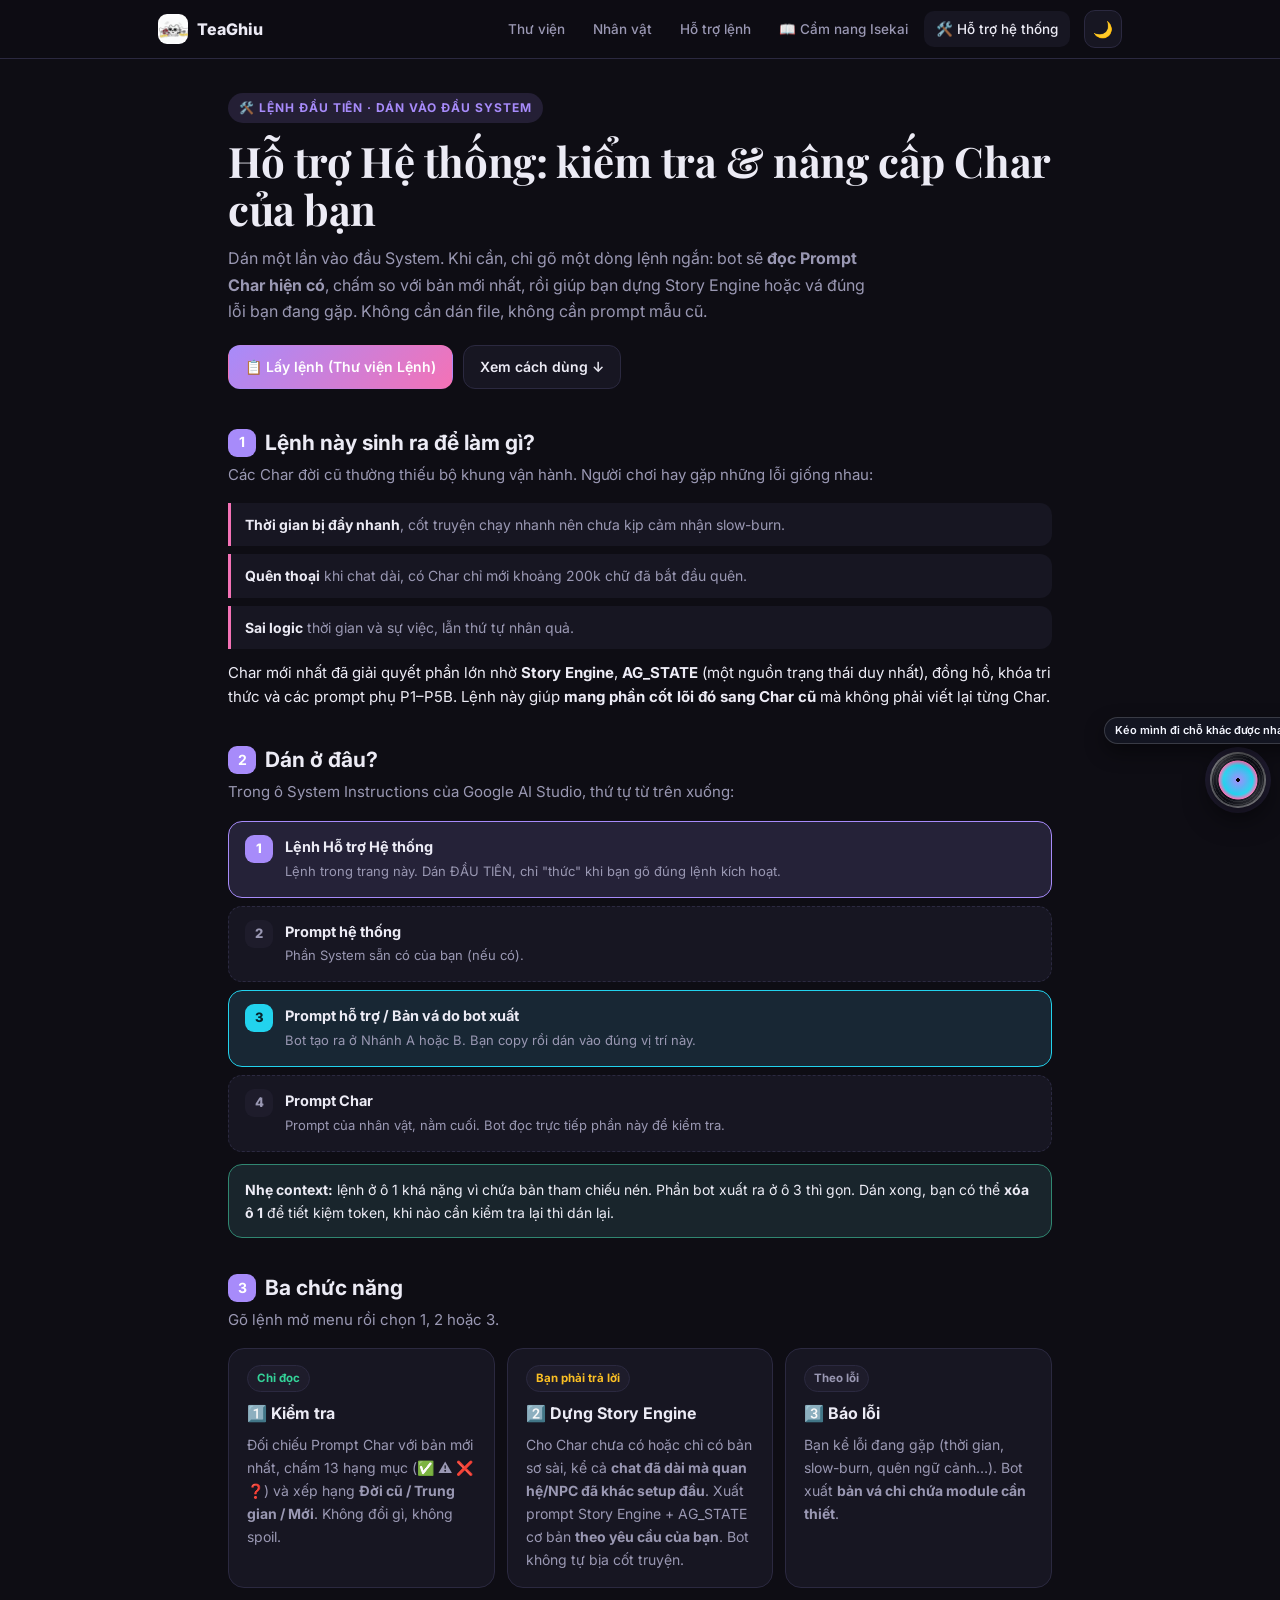
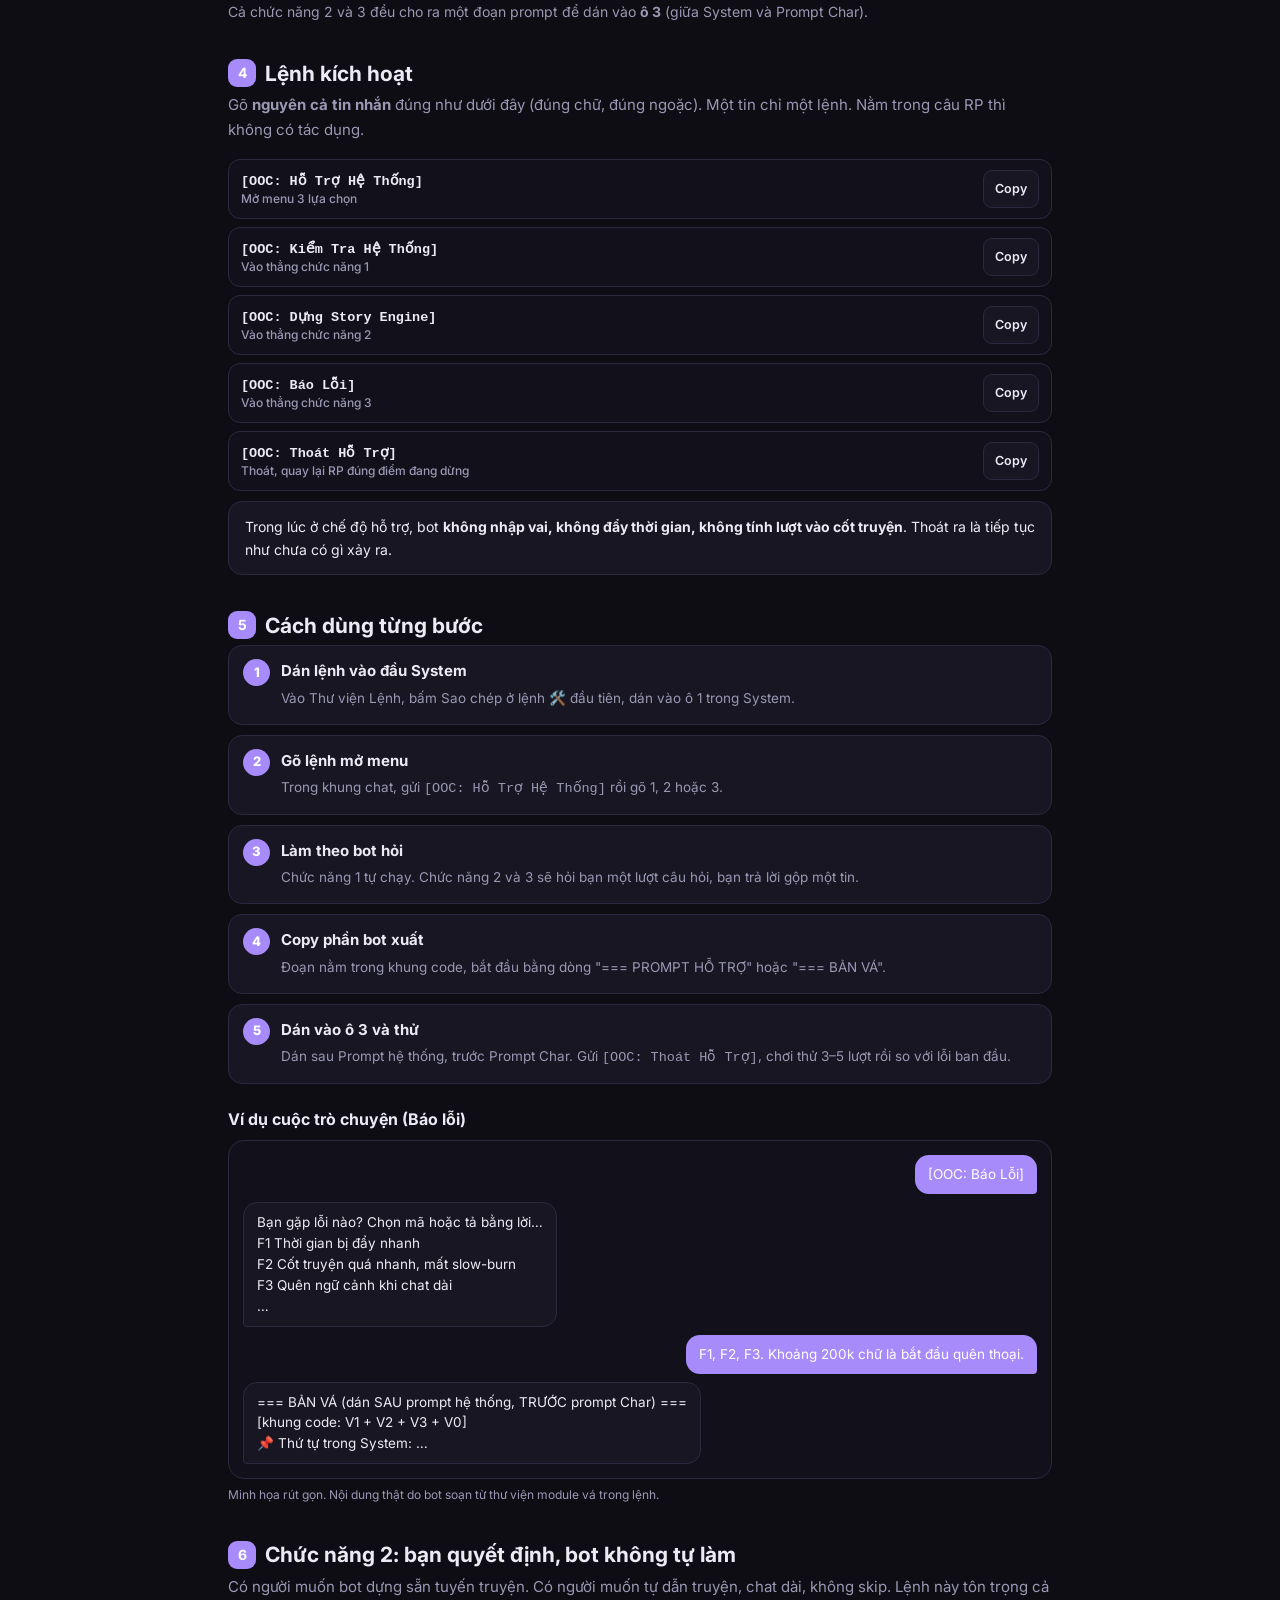
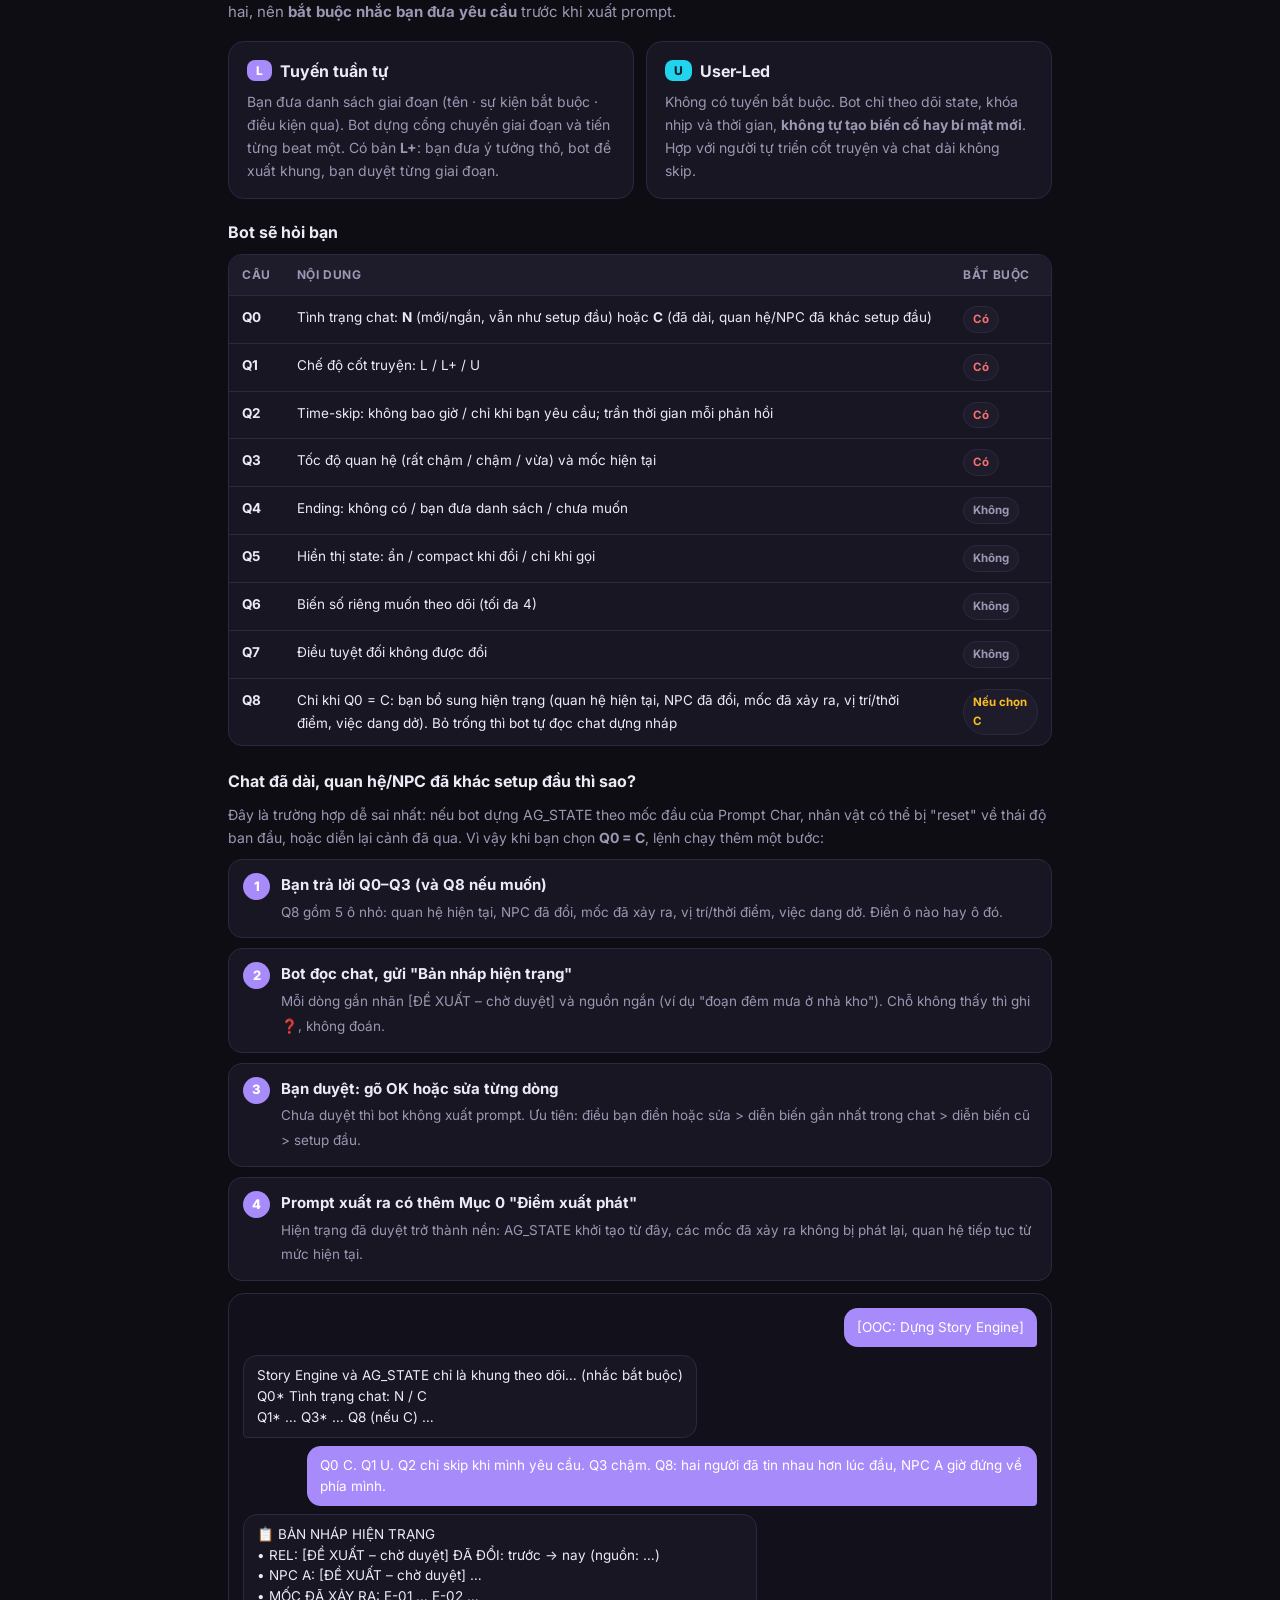
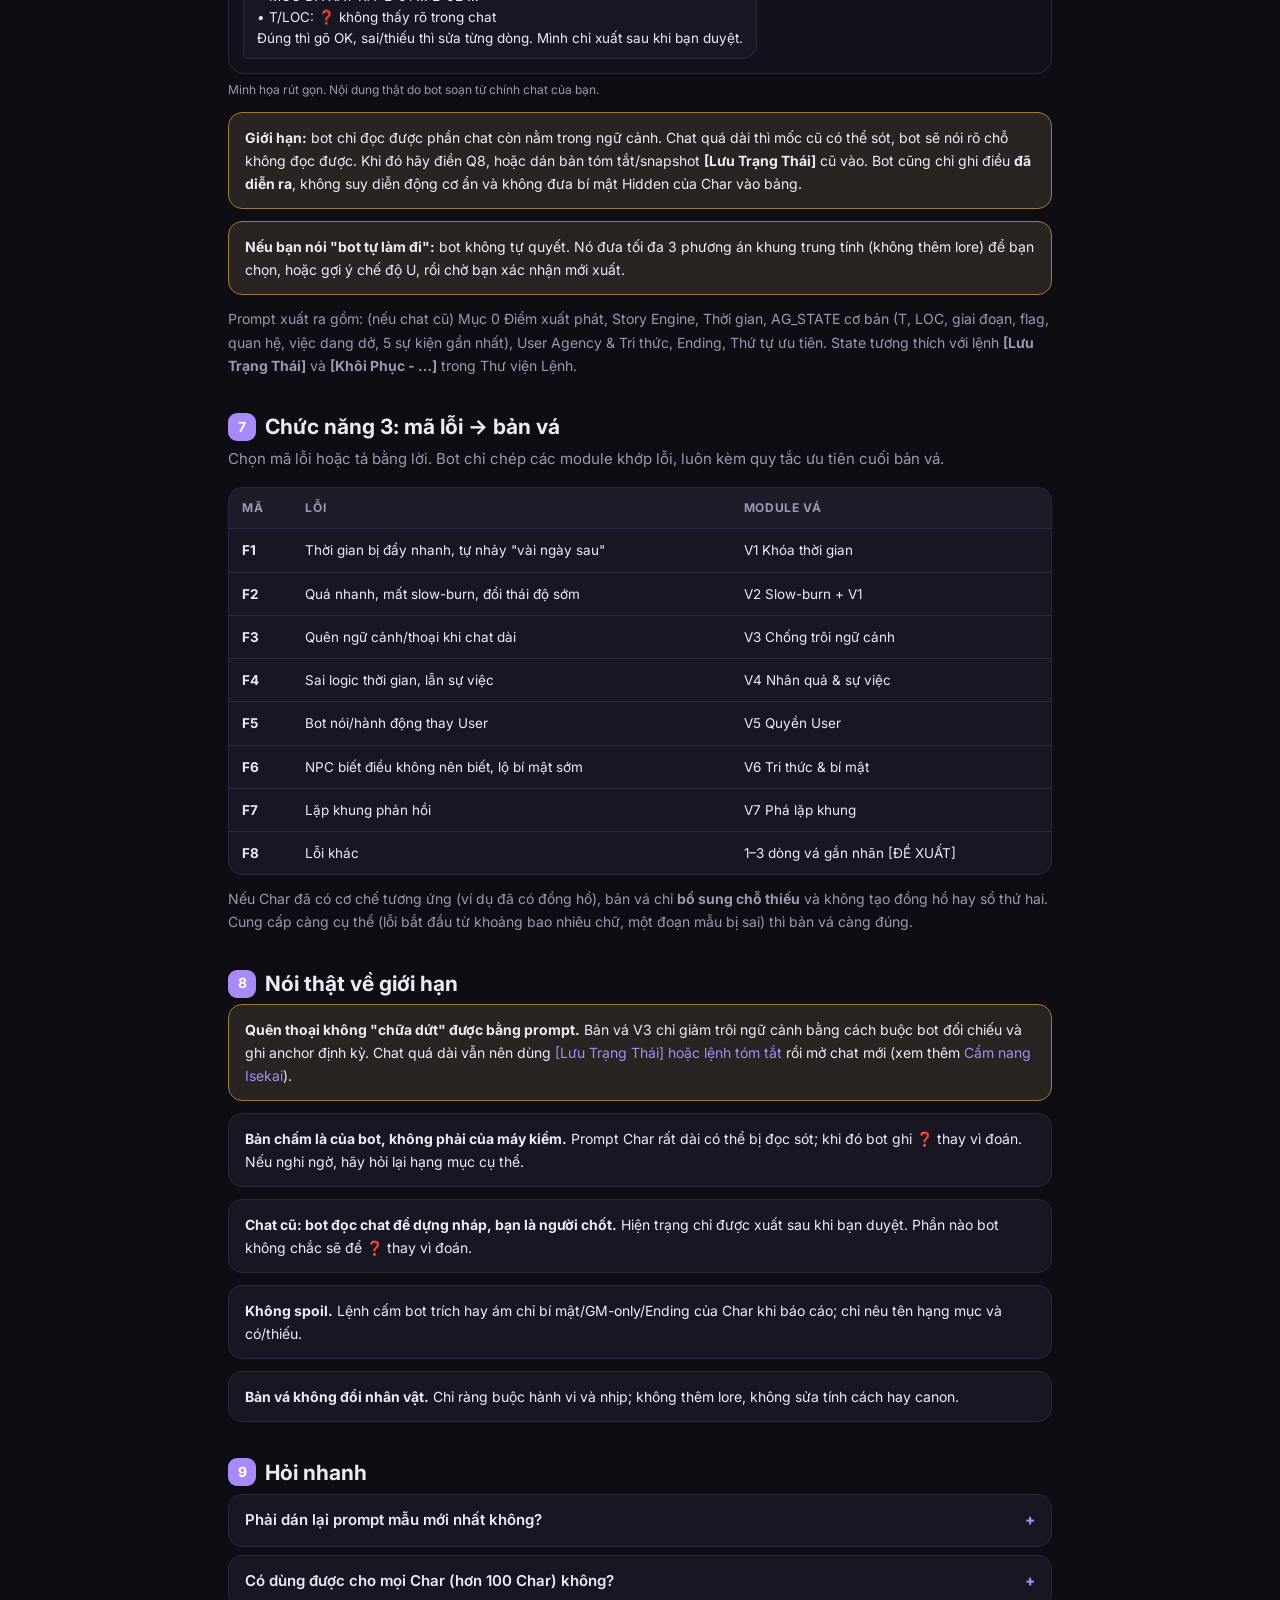
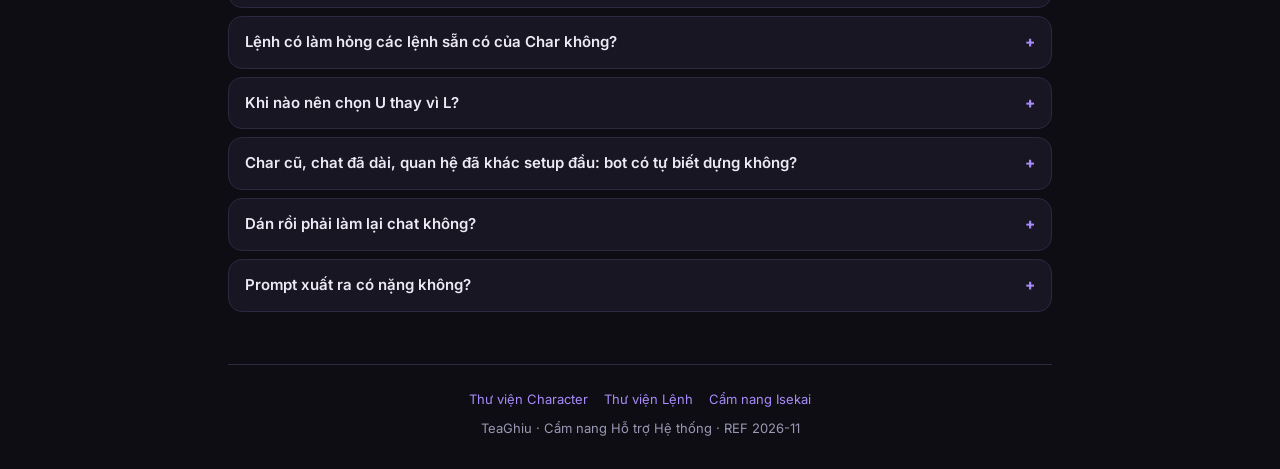
<file: system-support-guide.html>
<!DOCTYPE html>
<html lang="vi">
<head>
<meta charset="UTF-8" />
<meta name="viewport" content="width=device-width, initial-scale=1, viewport-fit=cover" />
<title>Cẩm nang Hỗ trợ Hệ thống · TeaGhiu</title>
<link rel="icon" type="image/jpeg" href="icon.jpg">
<link rel="apple-touch-icon" href="icon.jpg">
<meta name="description" content="Cẩm nang lệnh Hỗ trợ Hệ thống: dán một lần vào đầu System, kiểm tra Prompt Char so với bản mới nhất, dựng Story Engine + AG_STATE cơ bản hoặc xuất bản vá lỗi." />
<link rel="preconnect" href="https://fonts.googleapis.com">
<link rel="preconnect" href="https://fonts.gstatic.com" crossorigin>
<link href="https://fonts.googleapis.com/css2?family=Inter:wght@400;500;600;700;800&family=Playfair+Display:ital,wght@0,600;0,700;1,600&display=swap" rel="stylesheet">
<style>
  :root{
    --bg:#0e0d14; --panel:#171622; --panel2:#1e1c2b; --line:#2b2940;
    --text:#ecebf5; --muted:#9a98b3; --accent:#a78bfa; --accent2:#22d3ee;
    --ok:#34d399; --warn:#fbbf24; --bad:#f87171; --pink:#f472b6;
    --nav:rgba(14,13,20,.82); --code:#12111b;
  }
  body.light{
    --bg:#f6f5fb; --panel:#ffffff; --panel2:#f0eefa; --line:#dedbf0;
    --text:#1d1b2e; --muted:#6a6786; --accent:#7c5cf0; --accent2:#0891b2;
    --ok:#059669; --warn:#b45309; --bad:#dc2626; --pink:#db2777;
    --nav:rgba(246,245,251,.85); --code:#f3f1fc;
  }
  *{box-sizing:border-box;margin:0;padding:0}
  html{scroll-behavior:smooth;scroll-padding-top:70px}
  body{
    font-family:'Inter',system-ui,-apple-system,'Segoe UI',Roboto,sans-serif;
    background:var(--bg);color:var(--text);line-height:1.65;font-size:15px;
    padding-bottom:calc(76px + env(safe-area-inset-bottom,0px));
    -webkit-text-size-adjust:100%;
  }
  a{color:var(--accent);text-decoration:none}
  .wrap{max-width:860px;margin:0 auto;padding:0 18px}

  /* nav */
  .navbar{position:sticky;top:0;z-index:50;background:var(--nav);backdrop-filter:blur(14px);-webkit-backdrop-filter:blur(14px);border-bottom:1px solid var(--line);padding-top:env(safe-area-inset-top,0px)}
  .navbar-inner{max-width:1000px;margin:0 auto;padding:10px 18px;display:flex;align-items:center;gap:14px}
  .nav-brand{display:flex;align-items:center;gap:9px;font-weight:800;color:var(--text);font-size:16px}
  .nav-mark{width:30px;height:30px;border-radius:9px;overflow:hidden;display:grid;place-items:center;background:linear-gradient(135deg,var(--accent),var(--pink));color:#fff;font-weight:800;font-size:15px}
  .nav-mark img{width:100%;height:100%;object-fit:cover}
  .nav-links{display:none;gap:4px;margin-left:auto;align-items:center}
  .nav-link{padding:7px 12px;border-radius:10px;color:var(--muted);font-size:13.5px;font-weight:500}
  .nav-link:hover{background:var(--panel);color:var(--text)}
  .nav-link.active{background:var(--panel);color:var(--text)}
  .theme-btn{margin-left:auto;background:var(--panel);border:1px solid var(--line);color:var(--text);width:38px;height:38px;border-radius:11px;font-size:16px;cursor:pointer}
  @media(min-width:820px){.nav-links{display:flex}.theme-btn{margin-left:0}}

  /* hero */
  .hero{padding:34px 0 10px}
  .eyebrow{display:inline-flex;gap:7px;align-items:center;font-size:12px;font-weight:700;letter-spacing:.08em;text-transform:uppercase;color:var(--accent);background:color-mix(in srgb,var(--accent) 14%,transparent);padding:5px 11px;border-radius:99px}
  h1{font-family:'Playfair Display',Georgia,serif;font-size:clamp(28px,6.4vw,42px);line-height:1.15;margin:14px 0 12px;letter-spacing:-.01em}
  .lead{color:var(--muted);font-size:16px;max-width:640px}
  .hero-cta{display:flex;flex-wrap:wrap;gap:10px;margin-top:20px}
  .btn{display:inline-flex;align-items:center;gap:7px;padding:11px 16px;border-radius:12px;border:1px solid var(--line);background:var(--panel);color:var(--text);font:600 14px 'Inter',sans-serif;cursor:pointer;min-height:44px}
  .btn:hover{border-color:var(--accent)}
  .btn.primary{background:linear-gradient(135deg,var(--accent),var(--pink));color:#fff;border-color:transparent}

  section{padding:30px 0 6px}
  h2{font-size:21px;line-height:1.3;margin-bottom:6px;display:flex;gap:9px;align-items:center}
  h2 .n{display:inline-grid;place-items:center;width:28px;height:28px;border-radius:9px;background:var(--accent);color:#fff;font-size:14px;flex:none}
  .sub{color:var(--muted);margin-bottom:16px}
  h3{font-size:16px;margin-bottom:6px}
  p+p{margin-top:8px}

  .card{background:var(--panel);border:1px solid var(--line);border-radius:16px;padding:16px 18px}
  .grid{display:grid;gap:12px}
  @media(min-width:700px){.grid.c2{grid-template-columns:1fr 1fr}.grid.c3{grid-template-columns:repeat(3,1fr)}}
  .pill{display:inline-block;font-size:11.5px;font-weight:700;padding:3px 9px;border-radius:99px;background:var(--panel2);color:var(--muted);border:1px solid var(--line)}
  .pill.ok{color:var(--ok)} .pill.warn{color:var(--warn)} .pill.bad{color:var(--bad)}
  ul.clean{list-style:none}
  ul.clean li{padding-left:18px;position:relative;margin:5px 0}
  ul.clean li::before{content:'';position:absolute;left:3px;top:.72em;width:6px;height:6px;border-radius:50%;background:var(--accent)}

  /* problem quotes */
  .quote{border-left:3px solid var(--pink);padding:10px 14px;background:var(--panel);border-radius:0 12px 12px 0;color:var(--muted);font-size:14px;margin:8px 0}
  .quote b{color:var(--text)}

  /* stack diagram */
  .stack{display:grid;gap:8px;margin:6px 0 4px}
  .slot{border-radius:14px;padding:13px 16px;border:1px dashed var(--line);background:var(--panel);display:flex;gap:12px;align-items:flex-start}
  .slot .no{flex:none;width:28px;height:28px;border-radius:9px;display:grid;place-items:center;font-weight:800;font-size:13px;background:var(--panel2);color:var(--muted)}
  .slot b{display:block;font-size:14.5px}
  .slot span.d{color:var(--muted);font-size:13px}
  .slot.hot{border:1.5px solid var(--accent);background:color-mix(in srgb,var(--accent) 10%,var(--panel))}
  .slot.hot .no{background:var(--accent);color:#fff}
  .slot.out{border:1.5px solid var(--accent2);background:color-mix(in srgb,var(--accent2) 9%,var(--panel))}
  .slot.out .no{background:var(--accent2);color:#06222a}

  /* commands table */
  .cmd{display:flex;align-items:center;gap:10px;background:var(--code);border:1px solid var(--line);border-radius:12px;padding:10px 12px;margin:8px 0}
  .cmd code{flex:1;font:600 13.5px ui-monospace,SFMono-Regular,Menlo,Consolas,monospace;word-break:break-word;color:var(--text)}
  .cmd small{display:block;font:500 12px 'Inter',sans-serif;color:var(--muted);margin-top:2px}
  .copy{flex:none;border:1px solid var(--line);background:var(--panel);color:var(--text);border-radius:9px;padding:8px 11px;font:600 12.5px 'Inter',sans-serif;cursor:pointer;min-height:38px}
  .copy:active{transform:scale(.97)}

  /* steps */
  .steps{counter-reset:s;display:grid;gap:10px}
  .step{counter-increment:s;background:var(--panel);border:1px solid var(--line);border-radius:14px;padding:13px 16px 13px 52px;position:relative}
  .step::before{content:counter(s);position:absolute;left:14px;top:13px;width:27px;height:27px;border-radius:50%;background:var(--accent);color:#fff;font-weight:800;font-size:13px;display:grid;place-items:center}
  .step b{display:block;margin-bottom:2px}
  .step span{color:var(--muted);font-size:13.5px}

  /* chat mock */
  .chat{display:grid;gap:8px;background:var(--code);border:1px solid var(--line);border-radius:16px;padding:14px}
  .msg{max-width:92%;padding:9px 13px;border-radius:14px;font-size:13.5px;line-height:1.55;white-space:pre-wrap}
  .msg.u{justify-self:end;background:var(--accent);color:#fff;border-bottom-right-radius:4px}
  .msg.b{justify-self:start;background:var(--panel);border:1px solid var(--line);border-bottom-left-radius:4px}
  .cap{font-size:12px;color:var(--muted);margin-top:6px}

  /* mode compare */
  .mode h3{display:flex;gap:8px;align-items:center}
  .mode .tag{font:800 12px 'Inter',sans-serif;padding:3px 9px;border-radius:8px;background:var(--accent);color:#fff}
  .mode.u .tag{background:var(--accent2);color:#06222a}

  /* tables */
  .tbl{overflow-x:auto;border:1px solid var(--line);border-radius:14px;background:var(--panel)}
  table{border-collapse:collapse;width:100%;min-width:520px;font-size:13.5px}
  th,td{text-align:left;padding:10px 13px;border-bottom:1px solid var(--line);vertical-align:top}
  th{font-size:12px;letter-spacing:.05em;text-transform:uppercase;color:var(--muted);background:var(--panel2)}
  tr:last-child td{border-bottom:0}
  td b{color:var(--text)}

  /* notes */
  .note{border-radius:14px;padding:13px 16px;border:1px solid var(--line);background:var(--panel);font-size:14px}
  .note.warn{border-color:color-mix(in srgb,var(--warn) 55%,var(--line));background:color-mix(in srgb,var(--warn) 8%,var(--panel))}
  .note.ok{border-color:color-mix(in srgb,var(--ok) 55%,var(--line));background:color-mix(in srgb,var(--ok) 8%,var(--panel))}
  .note b{color:var(--text)}

  details{background:var(--panel);border:1px solid var(--line);border-radius:14px;padding:0 16px;margin:8px 0}
  summary{cursor:pointer;font-weight:600;padding:13px 0;list-style:none;display:flex;justify-content:space-between;gap:10px}
  summary::-webkit-details-marker{display:none}
  summary::after{content:'+';color:var(--accent);font-weight:800}
  details[open] summary::after{content:'–'}
  details .a{padding:0 0 14px;color:var(--muted);font-size:14px}

  footer{margin-top:38px;padding:24px 0 10px;border-top:1px solid var(--line);color:var(--muted);font-size:13px;text-align:center}
  footer a{margin:0 8px}

  /* tabbar */
  .tabbar{position:fixed;left:0;right:0;bottom:0;z-index:60;display:flex;background:var(--nav);backdrop-filter:blur(14px);-webkit-backdrop-filter:blur(14px);border-top:1px solid var(--line);padding:6px 6px calc(6px + env(safe-area-inset-bottom,0px))}
  .tab-item{flex:1;display:flex;flex-direction:column;align-items:center;gap:2px;font-size:11px;color:var(--muted);padding:5px 2px;border-radius:10px;font-weight:600}
  .tab-item.active{color:var(--accent)}
  .tab-ico{font-size:18px}
  @media(min-width:820px){.tabbar{display:none}body{padding-bottom:20px}}

  .toast{position:fixed;left:50%;bottom:calc(90px + env(safe-area-inset-bottom,0px));transform:translateX(-50%) translateY(12px);background:var(--text);color:var(--bg);padding:10px 16px;border-radius:12px;font-weight:600;font-size:13.5px;opacity:0;pointer-events:none;transition:.25s;z-index:80;max-width:90vw;text-align:center}
  .toast.show{opacity:1;transform:translateX(-50%) translateY(0)}
</style>
</head>
<body>

<nav class="navbar">
  <div class="navbar-inner">
    <a href="index.html" class="nav-brand">
      <span class="nav-mark"><img src="icon.jpg" alt="TeaGhiu" onerror="this.style.display='none';this.parentElement.textContent='T';"></span>
      <span>TeaGhiu</span>
    </a>
    <div class="nav-links">
      <a href="index.html" class="nav-link">Thư viện</a>
      <a href="index.html#featured" class="nav-link">Nhân vật</a>
      <a href="commands.html" class="nav-link">Hỗ trợ lệnh</a>
      <a href="isekai-guide.html" class="nav-link">📖 Cẩm nang Isekai</a>
      <a href="system-support-guide.html" class="nav-link active">🛠️ Hỗ trợ hệ thống</a>
    </div>
    <button id="themeToggle" class="theme-btn" aria-label="Chuyển theme">🌙</button>
  </div>
</nav>

<main class="wrap">

  <!-- HERO -->
  <header class="hero">
    <span class="eyebrow">🛠️ Lệnh đầu tiên · dán vào ĐẦU System</span>
    <h1>Hỗ trợ Hệ thống: kiểm tra &amp; nâng cấp Char của bạn</h1>
    <p class="lead">Dán một lần vào đầu System. Khi cần, chỉ gõ một dòng lệnh ngắn: bot sẽ <b>đọc Prompt Char hiện có</b>, chấm so với bản mới nhất, rồi giúp bạn dựng Story Engine hoặc vá đúng lỗi bạn đang gặp. Không cần dán file, không cần prompt mẫu cũ.</p>
    <div class="hero-cta">
      <a class="btn primary" href="commands.html#cmd-000-ho-tro-he-thong">📋 Lấy lệnh (Thư viện Lệnh)</a>
      <a class="btn" href="#cach-dung">Xem cách dùng ↓</a>
    </div>
  </header>

  <!-- 1. VÌ SAO -->
  <section id="vi-sao">
    <h2><span class="n">1</span>Lệnh này sinh ra để làm gì?</h2>
    <p class="sub">Các Char đời cũ thường thiếu bộ khung vận hành. Người chơi hay gặp những lỗi giống nhau:</p>
    <div class="quote"><b>Thời gian bị đẩy nhanh</b>, cốt truyện chạy nhanh nên chưa kịp cảm nhận slow-burn.</div>
    <div class="quote"><b>Quên thoại</b> khi chat dài, có Char chỉ mới khoảng 200k chữ đã bắt đầu quên.</div>
    <div class="quote"><b>Sai logic</b> thời gian và sự việc, lẫn thứ tự nhân quả.</div>
    <p style="margin-top:12px">Char mới nhất đã giải quyết phần lớn nhờ <b>Story Engine</b>, <b>AG_STATE</b> (một nguồn trạng thái duy nhất), đồng hồ, khóa tri thức và các prompt phụ P1–P5B. Lệnh này giúp <b>mang phần cốt lõi đó sang Char cũ</b> mà không phải viết lại từng Char.</p>
  </section>

  <!-- 2. VỊ TRÍ DÁN -->
  <section id="vi-tri">
    <h2><span class="n">2</span>Dán ở đâu?</h2>
    <p class="sub">Trong ô System Instructions của Google AI Studio, thứ tự từ trên xuống:</p>
    <div class="stack">
      <div class="slot hot"><div class="no">1</div><div><b>Lệnh Hỗ trợ Hệ thống</b><span class="d">Lệnh trong trang này. Dán ĐẦU TIÊN, chỉ "thức" khi bạn gõ đúng lệnh kích hoạt.</span></div></div>
      <div class="slot"><div class="no">2</div><div><b>Prompt hệ thống</b><span class="d">Phần System sẵn có của bạn (nếu có).</span></div></div>
      <div class="slot out"><div class="no">3</div><div><b>Prompt hỗ trợ / Bản vá do bot xuất</b><span class="d">Bot tạo ra ở Nhánh A hoặc B. Bạn copy rồi dán vào đúng vị trí này.</span></div></div>
      <div class="slot"><div class="no">4</div><div><b>Prompt Char</b><span class="d">Prompt của nhân vật, nằm cuối. Bot đọc trực tiếp phần này để kiểm tra.</span></div></div>
    </div>
    <div class="note ok" style="margin-top:12px"><b>Nhẹ context:</b> lệnh ở ô 1 khá nặng vì chứa bản tham chiếu nén. Phần bot xuất ra ở ô 3 thì gọn. Dán xong, bạn có thể <b>xóa ô 1</b> để tiết kiệm token, khi nào cần kiểm tra lại thì dán lại.</div>
  </section>

  <!-- 3. BA CHỨC NĂNG -->
  <section id="chuc-nang">
    <h2><span class="n">3</span>Ba chức năng</h2>
    <p class="sub">Gõ lệnh mở menu rồi chọn 1, 2 hoặc 3.</p>
    <div class="grid c3">
      <div class="card">
        <span class="pill ok">Chỉ đọc</span>
        <h3 style="margin-top:8px">1️⃣ Kiểm tra</h3>
        <p style="color:var(--muted);font-size:14px">Đối chiếu Prompt Char với bản mới nhất, chấm 13 hạng mục (✅ ⚠️ ❌ ❓) và xếp hạng <b>Đời cũ / Trung gian / Mới</b>. Không đổi gì, không spoil.</p>
      </div>
      <div class="card">
        <span class="pill warn">Bạn phải trả lời</span>
        <h3 style="margin-top:8px">2️⃣ Dựng Story Engine</h3>
        <p style="color:var(--muted);font-size:14px">Cho Char chưa có hoặc chỉ có bản sơ sài, kể cả <b>chat đã dài mà quan hệ/NPC đã khác setup đầu</b>. Xuất prompt Story Engine + AG_STATE cơ bản <b>theo yêu cầu của bạn</b>. Bot không tự bịa cốt truyện.</p>
      </div>
      <div class="card">
        <span class="pill">Theo lỗi</span>
        <h3 style="margin-top:8px">3️⃣ Báo lỗi</h3>
        <p style="color:var(--muted);font-size:14px">Bạn kể lỗi đang gặp (thời gian, slow-burn, quên ngữ cảnh…). Bot xuất <b>bản vá chỉ chứa module cần thiết</b>.</p>
      </div>
    </div>
    <p style="margin-top:12px;color:var(--muted);font-size:14px">Cả chức năng 2 và 3 đều cho ra một đoạn prompt để dán vào <b>ô 3</b> (giữa System và Prompt Char).</p>
  </section>

  <!-- 4. LỆNH KÍCH HOẠT -->
  <section id="lenh">
    <h2><span class="n">4</span>Lệnh kích hoạt</h2>
    <p class="sub">Gõ <b>nguyên cả tin nhắn</b> đúng như dưới đây (đúng chữ, đúng ngoặc). Một tin chỉ một lệnh. Nằm trong câu RP thì không có tác dụng.</p>
    <div class="cmd"><code>[OOC: Hỗ Trợ Hệ Thống]<small>Mở menu 3 lựa chọn</small></code><button class="copy" data-c="[OOC: Hỗ Trợ Hệ Thống]">Copy</button></div>
    <div class="cmd"><code>[OOC: Kiểm Tra Hệ Thống]<small>Vào thẳng chức năng 1</small></code><button class="copy" data-c="[OOC: Kiểm Tra Hệ Thống]">Copy</button></div>
    <div class="cmd"><code>[OOC: Dựng Story Engine]<small>Vào thẳng chức năng 2</small></code><button class="copy" data-c="[OOC: Dựng Story Engine]">Copy</button></div>
    <div class="cmd"><code>[OOC: Báo Lỗi]<small>Vào thẳng chức năng 3</small></code><button class="copy" data-c="[OOC: Báo Lỗi]">Copy</button></div>
    <div class="cmd"><code>[OOC: Thoát Hỗ Trợ]<small>Thoát, quay lại RP đúng điểm đang dừng</small></code><button class="copy" data-c="[OOC: Thoát Hỗ Trợ]">Copy</button></div>
    <div class="note" style="margin-top:10px">Trong lúc ở chế độ hỗ trợ, bot <b>không nhập vai, không đẩy thời gian, không tính lượt vào cốt truyện</b>. Thoát ra là tiếp tục như chưa có gì xảy ra.</div>
  </section>

  <!-- 5. CÁCH DÙNG -->
  <section id="cach-dung">
    <h2><span class="n">5</span>Cách dùng từng bước</h2>
    <div class="steps">
      <div class="step"><b>Dán lệnh vào đầu System</b><span>Vào Thư viện Lệnh, bấm Sao chép ở lệnh 🛠️ đầu tiên, dán vào ô 1 trong System.</span></div>
      <div class="step"><b>Gõ lệnh mở menu</b><span>Trong khung chat, gửi <code>[OOC: Hỗ Trợ Hệ Thống]</code> rồi gõ 1, 2 hoặc 3.</span></div>
      <div class="step"><b>Làm theo bot hỏi</b><span>Chức năng 1 tự chạy. Chức năng 2 và 3 sẽ hỏi bạn một lượt câu hỏi, bạn trả lời gộp một tin.</span></div>
      <div class="step"><b>Copy phần bot xuất</b><span>Đoạn nằm trong khung code, bắt đầu bằng dòng "=== PROMPT HỖ TRỢ" hoặc "=== BẢN VÁ".</span></div>
      <div class="step"><b>Dán vào ô 3 và thử</b><span>Dán sau Prompt hệ thống, trước Prompt Char. Gửi <code>[OOC: Thoát Hỗ Trợ]</code>, chơi thử 3–5 lượt rồi so với lỗi ban đầu.</span></div>
    </div>

    <h3 style="margin:22px 0 8px">Ví dụ cuộc trò chuyện (Báo lỗi)</h3>
    <div class="chat">
      <div class="msg u">[OOC: Báo Lỗi]</div>
      <div class="msg b">Bạn gặp lỗi nào? Chọn mã hoặc tả bằng lời…
F1 Thời gian bị đẩy nhanh
F2 Cốt truyện quá nhanh, mất slow-burn
F3 Quên ngữ cảnh khi chat dài
…</div>
      <div class="msg u">F1, F2, F3. Khoảng 200k chữ là bắt đầu quên thoại.</div>
      <div class="msg b">=== BẢN VÁ (dán SAU prompt hệ thống, TRƯỚC prompt Char) ===
[khung code: V1 + V2 + V3 + V0]
📌 Thứ tự trong System: …</div>
    </div>
    <p class="cap">Minh họa rút gọn. Nội dung thật do bot soạn từ thư viện module vá trong lệnh.</p>
  </section>

  <!-- 6. NHÁNH A -->
  <section id="nhanh-a">
    <h2><span class="n">6</span>Chức năng 2: bạn quyết định, bot không tự làm</h2>
    <p class="sub">Có người muốn bot dựng sẵn tuyến truyện. Có người muốn tự dẫn truyện, chat dài, không skip. Lệnh này tôn trọng cả hai, nên <b>bắt buộc nhắc bạn đưa yêu cầu</b> trước khi xuất prompt.</p>
    <div class="grid c2">
      <div class="card mode">
        <h3><span class="tag">L</span> Tuyến tuần tự</h3>
        <p style="color:var(--muted);font-size:14px">Bạn đưa danh sách giai đoạn (tên · sự kiện bắt buộc · điều kiện qua). Bot dựng cổng chuyển giai đoạn và tiến từng beat một. Có bản <b>L+</b>: bạn đưa ý tưởng thô, bot đề xuất khung, bạn duyệt từng giai đoạn.</p>
      </div>
      <div class="card mode u">
        <h3><span class="tag">U</span> User-Led</h3>
        <p style="color:var(--muted);font-size:14px">Không có tuyến bắt buộc. Bot chỉ theo dõi state, khóa nhịp và thời gian, <b>không tự tạo biến cố hay bí mật mới</b>. Hợp với người tự triển cốt truyện và chat dài không skip.</p>
      </div>
    </div>
    <h3 style="margin:20px 0 8px">Bot sẽ hỏi bạn</h3>
    <div class="tbl"><table>
      <tr><th>Câu</th><th>Nội dung</th><th>Bắt buộc</th></tr>
      <tr><td><b>Q0</b></td><td>Tình trạng chat: <b>N</b> (mới/ngắn, vẫn như setup đầu) hoặc <b>C</b> (đã dài, quan hệ/NPC đã khác setup đầu)</td><td><span class="pill bad">Có</span></td></tr>
      <tr><td><b>Q1</b></td><td>Chế độ cốt truyện: L / L+ / U</td><td><span class="pill bad">Có</span></td></tr>
      <tr><td><b>Q2</b></td><td>Time-skip: không bao giờ / chỉ khi bạn yêu cầu; trần thời gian mỗi phản hồi</td><td><span class="pill bad">Có</span></td></tr>
      <tr><td><b>Q3</b></td><td>Tốc độ quan hệ (rất chậm / chậm / vừa) và mốc hiện tại</td><td><span class="pill bad">Có</span></td></tr>
      <tr><td><b>Q4</b></td><td>Ending: không có / bạn đưa danh sách / chưa muốn</td><td><span class="pill">Không</span></td></tr>
      <tr><td><b>Q5</b></td><td>Hiển thị state: ẩn / compact khi đổi / chỉ khi gọi</td><td><span class="pill">Không</span></td></tr>
      <tr><td><b>Q6</b></td><td>Biến số riêng muốn theo dõi (tối đa 4)</td><td><span class="pill">Không</span></td></tr>
      <tr><td><b>Q7</b></td><td>Điều tuyệt đối không được đổi</td><td><span class="pill">Không</span></td></tr>
      <tr><td><b>Q8</b></td><td>Chỉ khi Q0 = C: bạn bổ sung hiện trạng (quan hệ hiện tại, NPC đã đổi, mốc đã xảy ra, vị trí/thời điểm, việc dang dở). Bỏ trống thì bot tự đọc chat dựng nháp</td><td><span class="pill warn">Nếu chọn C</span></td></tr>
    </table></div>
    <h3 style="margin:22px 0 8px">Chat đã dài, quan hệ/NPC đã khác setup đầu thì sao?</h3>
    <p style="color:var(--muted);font-size:14px">Đây là trường hợp dễ sai nhất: nếu bot dựng AG_STATE theo mốc đầu của Prompt Char, nhân vật có thể bị "reset" về thái độ ban đầu, hoặc diễn lại cảnh đã qua. Vì vậy khi bạn chọn <b>Q0 = C</b>, lệnh chạy thêm một bước:</p>
    <div class="steps" style="margin-top:10px">
      <div class="step"><b>Bạn trả lời Q0–Q3 (và Q8 nếu muốn)</b><span>Q8 gồm 5 ô nhỏ: quan hệ hiện tại, NPC đã đổi, mốc đã xảy ra, vị trí/thời điểm, việc dang dở. Điền ô nào hay ô đó.</span></div>
      <div class="step"><b>Bot đọc chat, gửi "Bản nháp hiện trạng"</b><span>Mỗi dòng gắn nhãn [ĐỀ XUẤT – chờ duyệt] và nguồn ngắn (ví dụ "đoạn đêm mưa ở nhà kho"). Chỗ không thấy thì ghi ❓, không đoán.</span></div>
      <div class="step"><b>Bạn duyệt: gõ OK hoặc sửa từng dòng</b><span>Chưa duyệt thì bot không xuất prompt. Ưu tiên: điều bạn điền hoặc sửa &gt; diễn biến gần nhất trong chat &gt; diễn biến cũ &gt; setup đầu.</span></div>
      <div class="step"><b>Prompt xuất ra có thêm Mục 0 "Điểm xuất phát"</b><span>Hiện trạng đã duyệt trở thành nền: AG_STATE khởi tạo từ đây, các mốc đã xảy ra không bị phát lại, quan hệ tiếp tục từ mức hiện tại.</span></div>
    </div>
    <div class="chat" style="margin-top:12px">
      <div class="msg u">[OOC: Dựng Story Engine]</div>
      <div class="msg b">Story Engine và AG_STATE chỉ là khung theo dõi… (nhắc bắt buộc)
Q0* Tình trạng chat: N / C
Q1* … Q3* … Q8 (nếu C) …</div>
      <div class="msg u">Q0 C. Q1 U. Q2 chỉ skip khi mình yêu cầu. Q3 chậm. Q8: hai người đã tin nhau hơn lúc đầu, NPC A giờ đứng về phía mình.</div>
      <div class="msg b">📋 BẢN NHÁP HIỆN TRẠNG
• REL: [ĐỀ XUẤT – chờ duyệt] ĐÃ ĐỔI: trước → nay (nguồn: …)
• NPC A: [ĐỀ XUẤT – chờ duyệt] …
• MỐC ĐÃ XẢY RA: E-01 … E-02 …
• T/LOC: ❓ không thấy rõ trong chat
Đúng thì gõ OK, sai/thiếu thì sửa từng dòng. Mình chỉ xuất sau khi bạn duyệt.</div>
    </div>
    <p class="cap">Minh họa rút gọn. Nội dung thật do bot soạn từ chính chat của bạn.</p>
    <div class="note warn" style="margin-top:12px"><b>Giới hạn:</b> bot chỉ đọc được phần chat còn nằm trong ngữ cảnh. Chat quá dài thì mốc cũ có thể sót, bot sẽ nói rõ chỗ không đọc được. Khi đó hãy điền Q8, hoặc dán bản tóm tắt/snapshot <b>[Lưu Trạng Thái]</b> cũ vào. Bot cũng chỉ ghi điều <b>đã diễn ra</b>, không suy diễn động cơ ẩn và không đưa bí mật Hidden của Char vào bảng.</div>
    
    <div class="note warn" style="margin-top:12px"><b>Nếu bạn nói "bot tự làm đi":</b> bot không tự quyết. Nó đưa tối đa 3 phương án khung trung tính (không thêm lore) để bạn chọn, hoặc gợi ý chế độ U, rồi chờ bạn xác nhận mới xuất.</div>
    <p style="margin-top:12px;color:var(--muted);font-size:14px">Prompt xuất ra gồm: (nếu chat cũ) Mục 0 Điểm xuất phát, Story Engine, Thời gian, AG_STATE cơ bản (T, LOC, giai đoạn, flag, quan hệ, việc dang dở, 5 sự kiện gần nhất), User Agency &amp; Tri thức, Ending, Thứ tự ưu tiên. State tương thích với lệnh <b>[Lưu Trạng Thái]</b> và <b>[Khôi Phục - …]</b> trong Thư viện Lệnh.</p>
  </section>

  <!-- 7. NHÁNH B -->
  <section id="nhanh-b">
    <h2><span class="n">7</span>Chức năng 3: mã lỗi → bản vá</h2>
    <p class="sub">Chọn mã lỗi hoặc tả bằng lời. Bot chỉ chép các module khớp lỗi, luôn kèm quy tắc ưu tiên cuối bản vá.</p>
    <div class="tbl"><table>
      <tr><th>Mã</th><th>Lỗi</th><th>Module vá</th></tr>
      <tr><td><b>F1</b></td><td>Thời gian bị đẩy nhanh, tự nhảy "vài ngày sau"</td><td>V1 Khóa thời gian</td></tr>
      <tr><td><b>F2</b></td><td>Quá nhanh, mất slow-burn, đổi thái độ sớm</td><td>V2 Slow-burn + V1</td></tr>
      <tr><td><b>F3</b></td><td>Quên ngữ cảnh/thoại khi chat dài</td><td>V3 Chống trôi ngữ cảnh</td></tr>
      <tr><td><b>F4</b></td><td>Sai logic thời gian, lẫn sự việc</td><td>V4 Nhân quả &amp; sự việc</td></tr>
      <tr><td><b>F5</b></td><td>Bot nói/hành động thay User</td><td>V5 Quyền User</td></tr>
      <tr><td><b>F6</b></td><td>NPC biết điều không nên biết, lộ bí mật sớm</td><td>V6 Tri thức &amp; bí mật</td></tr>
      <tr><td><b>F7</b></td><td>Lặp khung phản hồi</td><td>V7 Phá lặp khung</td></tr>
      <tr><td><b>F8</b></td><td>Lỗi khác</td><td>1–3 dòng vá gắn nhãn [ĐỀ XUẤT]</td></tr>
    </table></div>
    <p style="margin-top:12px;color:var(--muted);font-size:14px">Nếu Char đã có cơ chế tương ứng (ví dụ đã có đồng hồ), bản vá chỉ <b>bổ sung chỗ thiếu</b> và không tạo đồng hồ hay sổ thứ hai. Cung cấp càng cụ thể (lỗi bắt đầu từ khoảng bao nhiêu chữ, một đoạn mẫu bị sai) thì bản vá càng đúng.</p>
  </section>

  <!-- 8. GIỚI HẠN -->
  <section id="gioi-han">
    <h2><span class="n">8</span>Nói thật về giới hạn</h2>
    <div class="grid">
      <div class="note warn"><b>Quên thoại không "chữa dứt" được bằng prompt.</b> Bản vá V3 chỉ giảm trôi ngữ cảnh bằng cách buộc bot đối chiếu và ghi anchor định kỳ. Chat quá dài vẫn nên dùng <a href="commands.html">[Lưu Trạng Thái] hoặc lệnh tóm tắt</a> rồi mở chat mới (xem thêm <a href="isekai-guide.html">Cẩm nang Isekai</a>).</div>
      <div class="note"><b>Bản chấm là của bot, không phải của máy kiểm.</b> Prompt Char rất dài có thể bị đọc sót; khi đó bot ghi ❓ thay vì đoán. Nếu nghi ngờ, hãy hỏi lại hạng mục cụ thể.</div>
      <div class="note"><b>Chat cũ: bot đọc chat để dựng nháp, bạn là người chốt.</b> Hiện trạng chỉ được xuất sau khi bạn duyệt. Phần nào bot không chắc sẽ để ❓ thay vì đoán.</div>
      <div class="note"><b>Không spoil.</b> Lệnh cấm bot trích hay ám chỉ bí mật/GM-only/Ending của Char khi báo cáo; chỉ nêu tên hạng mục và có/thiếu.</div>
      <div class="note"><b>Bản vá không đổi nhân vật.</b> Chỉ ràng buộc hành vi và nhịp; không thêm lore, không sửa tính cách hay canon.</div>
    </div>
  </section>

  <!-- 9. FAQ -->
  <section id="faq">
    <h2><span class="n">9</span>Hỏi nhanh</h2>
    <details><summary>Phải dán lại prompt mẫu mới nhất không?</summary><div class="a">Không. Lệnh đã chứa sẵn bản tham chiếu nén (REF 2026-11) của kiến trúc prompt mới nhất. Bot chỉ cần đọc Prompt Char đang nằm trong System.</div></details>
    <details><summary>Có dùng được cho mọi Char (hơn 100 Char) không?</summary><div class="a">Có. Bản tham chiếu chỉ kiểm <b>cấu trúc</b> (Story Engine, state, đồng hồ, tri thức, agency…), không chứa cốt truyện hay lore của Char nào, nên không áp nhầm sang Char khác.</div></details>
    <details><summary>Lệnh có làm hỏng các lệnh sẵn có của Char không?</summary><div class="a">Không. Chỉ năm lệnh [OOC: …] ở trên được xử lý trước; mọi lệnh khác của Char giữ nguyên. Các khóa trong prompt xuất ra không ghi đè canon của Char.</div></details>
    <details><summary>Khi nào nên chọn U thay vì L?</summary><div class="a">Chọn U nếu bạn muốn tự dẫn cốt truyện, chat dài, không muốn bot đẩy biến cố hay skip. Chọn L/L+ nếu bạn muốn có tuyến giai đoạn rõ ràng và cổng chuyển giai đoạn.</div></details>
    <details><summary>Char cũ, chat đã dài, quan hệ đã khác setup đầu: bot có tự biết dựng không?</summary><div class="a">Bot đọc được phần chat nằm trong ngữ cảnh nên có thể dựng bản nháp hiện trạng, nhưng nó không tự quyết. Bạn chọn <b>Q0 = C</b>, điền Q8 nếu muốn (hoặc để trống cho bot tự đọc), rồi duyệt Bản nháp hiện trạng. Chỉ sau đó prompt mới được xuất, và có thêm Mục 0 để Char không bị reset về thái độ ban đầu.</div></details>
    <details><summary>Dán rồi phải làm lại chat không?</summary><div class="a">Thường không. System được gửi kèm mỗi lượt nên bản vá có hiệu lực từ lượt kế tiếp. Hãy thử 3–5 lượt; nếu bot vẫn lệch, báo lỗi lại kèm đoạn mẫu cụ thể.</div></details>
    <details><summary>Prompt xuất ra có nặng không?</summary><div class="a">Gọn: Chức năng 3 chỉ chứa module cần dùng; Chức năng 2 xuất một khung cơ bản. Phần nặng nhất là lệnh ở ô 1 và bạn có thể xóa nó sau khi dán xong.</div></details>
  </section>

  <footer>
    <div><a href="index.html">Thư viện Character</a><a href="commands.html">Thư viện Lệnh</a><a href="isekai-guide.html">Cẩm nang Isekai</a></div>
    <div style="margin-top:8px">TeaGhiu · Cẩm nang Hỗ trợ Hệ thống · REF 2026-11</div>
  </footer>
</main>

<nav class="tabbar" aria-label="Điều hướng nhanh">
  <a href="index.html" class="tab-item"><span class="tab-ico">📚</span><span>Thư viện</span></a>
  <a href="commands.html" class="tab-item"><span class="tab-ico">📜</span><span>Lệnh</span></a>
  <a href="system-support-guide.html" class="tab-item active"><span class="tab-ico">🛠️</span><span>Hệ thống</span></a>
  <a href="isekai-guide.html" class="tab-item"><span class="tab-ico">🌀</span><span>Isekai</span></a>
  <a href="https://aistudio.google.com/" target="_blank" rel="noopener" class="tab-item"><span class="tab-ico">🚀</span><span>AI Studio</span></a>
</nav>

<div id="toast" class="toast"></div>

<script>
  function safeGet(k){ try{ return localStorage.getItem(k); }catch(e){ return null; } }
  function safeSet(k,v){ try{ localStorage.setItem(k,v); }catch(e){} }
  var tt = document.getElementById('themeToggle');
  if ((safeGet('theme') || 'dark') === 'light') { document.body.classList.add('light'); tt.textContent = '☀️'; }
  tt.addEventListener('click', function(){
    document.body.classList.toggle('light');
    var l = document.body.classList.contains('light');
    safeSet('theme', l ? 'light' : 'dark');
    tt.textContent = l ? '☀️' : '🌙';
  });

  var toast = document.getElementById('toast'), tm;
  function showToast(msg){
    toast.textContent = msg; toast.classList.add('show');
    clearTimeout(tm); tm = setTimeout(function(){ toast.classList.remove('show'); }, 1800);
  }
  function copyText(text){
    if (navigator.clipboard && navigator.clipboard.writeText) {
      return navigator.clipboard.writeText(text);
    }
    return new Promise(function(res, rej){
      try{
        var ta = document.createElement('textarea');
        ta.value = text; ta.style.position = 'fixed'; ta.style.opacity = '0';
        document.body.appendChild(ta); ta.select();
        var ok = document.execCommand('copy'); document.body.removeChild(ta);
        ok ? res() : rej();
      }catch(e){ rej(e); }
    });
  }
  document.querySelectorAll('.copy').forEach(function(b){
    b.addEventListener('click', function(){
      var t = b.getAttribute('data-c');
      copyText(t).then(function(){ showToast('✅ Đã copy: ' + t); }, function(){ showToast('❌ Không copy được'); });
    });
  });
</script>
<script src="click-sound.js"></script>
<script src="music-player-v4.js"></script>
</body>
</html>
</file>
